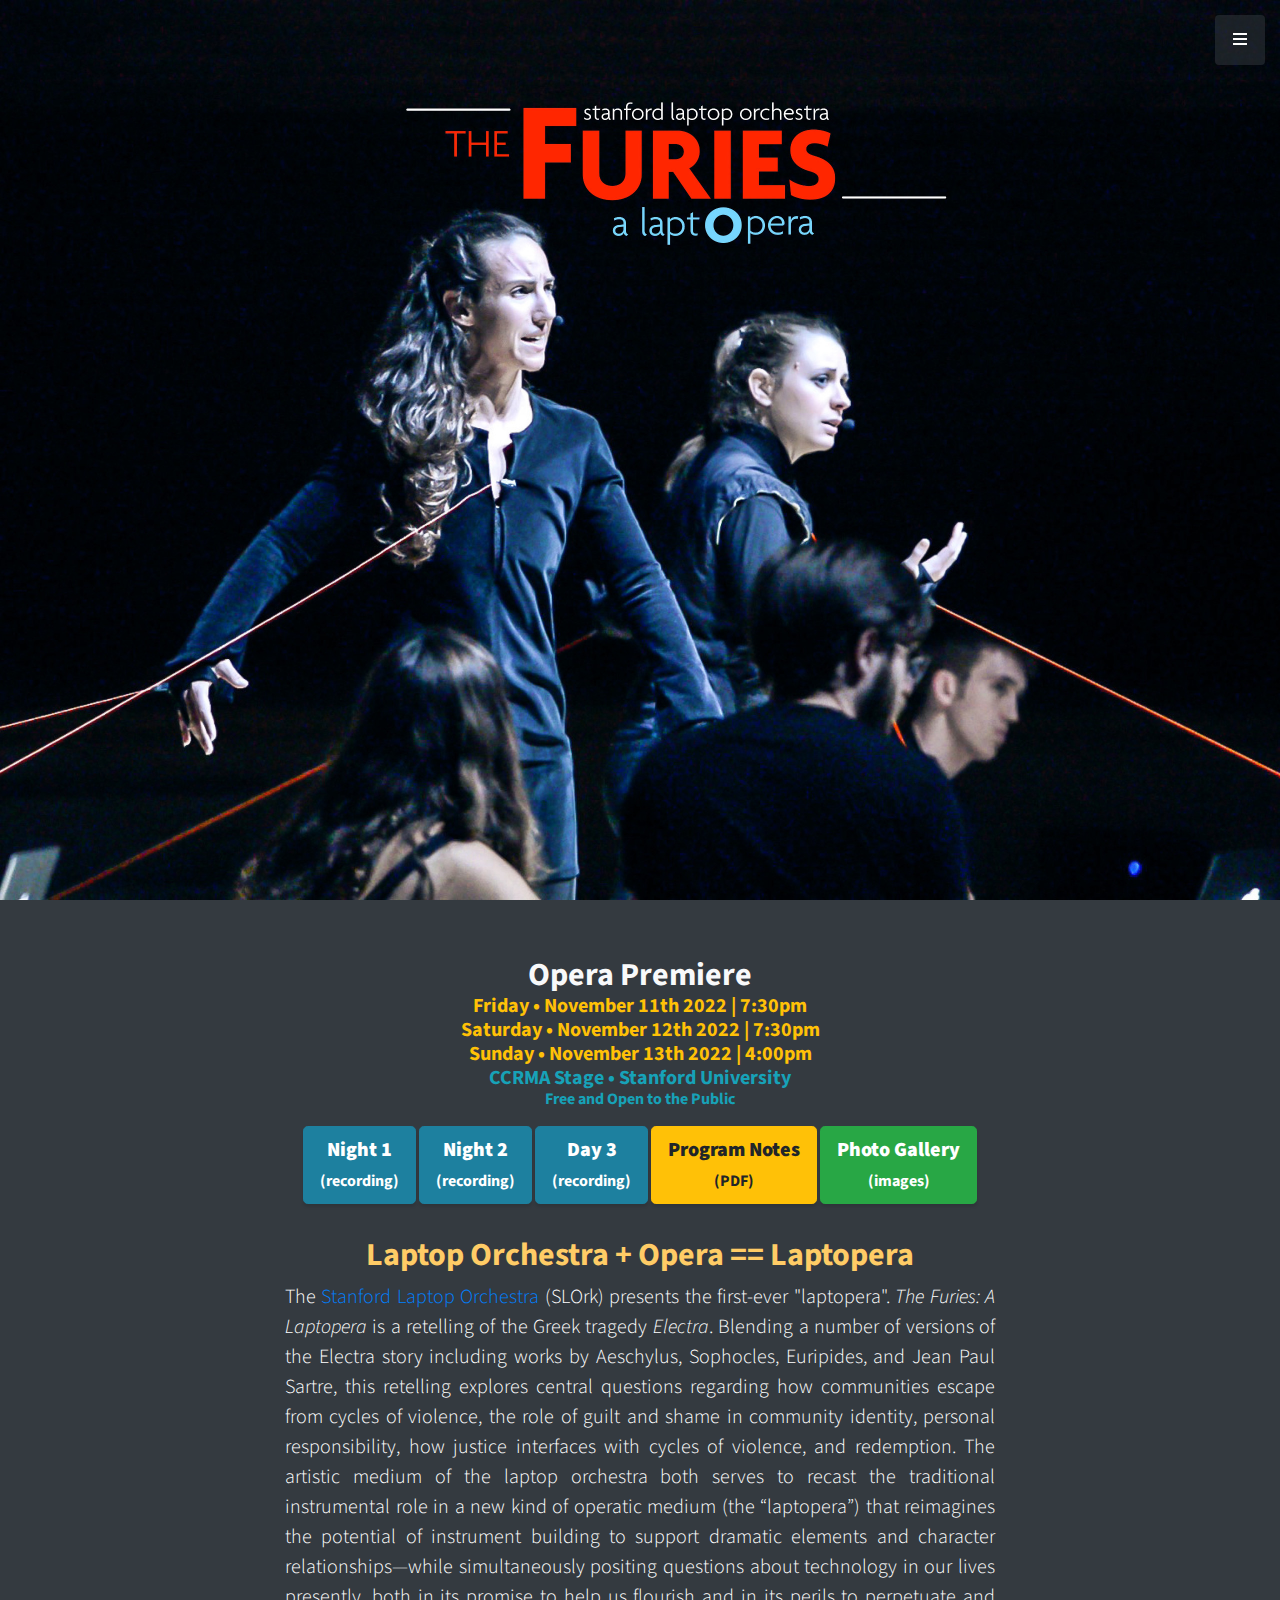
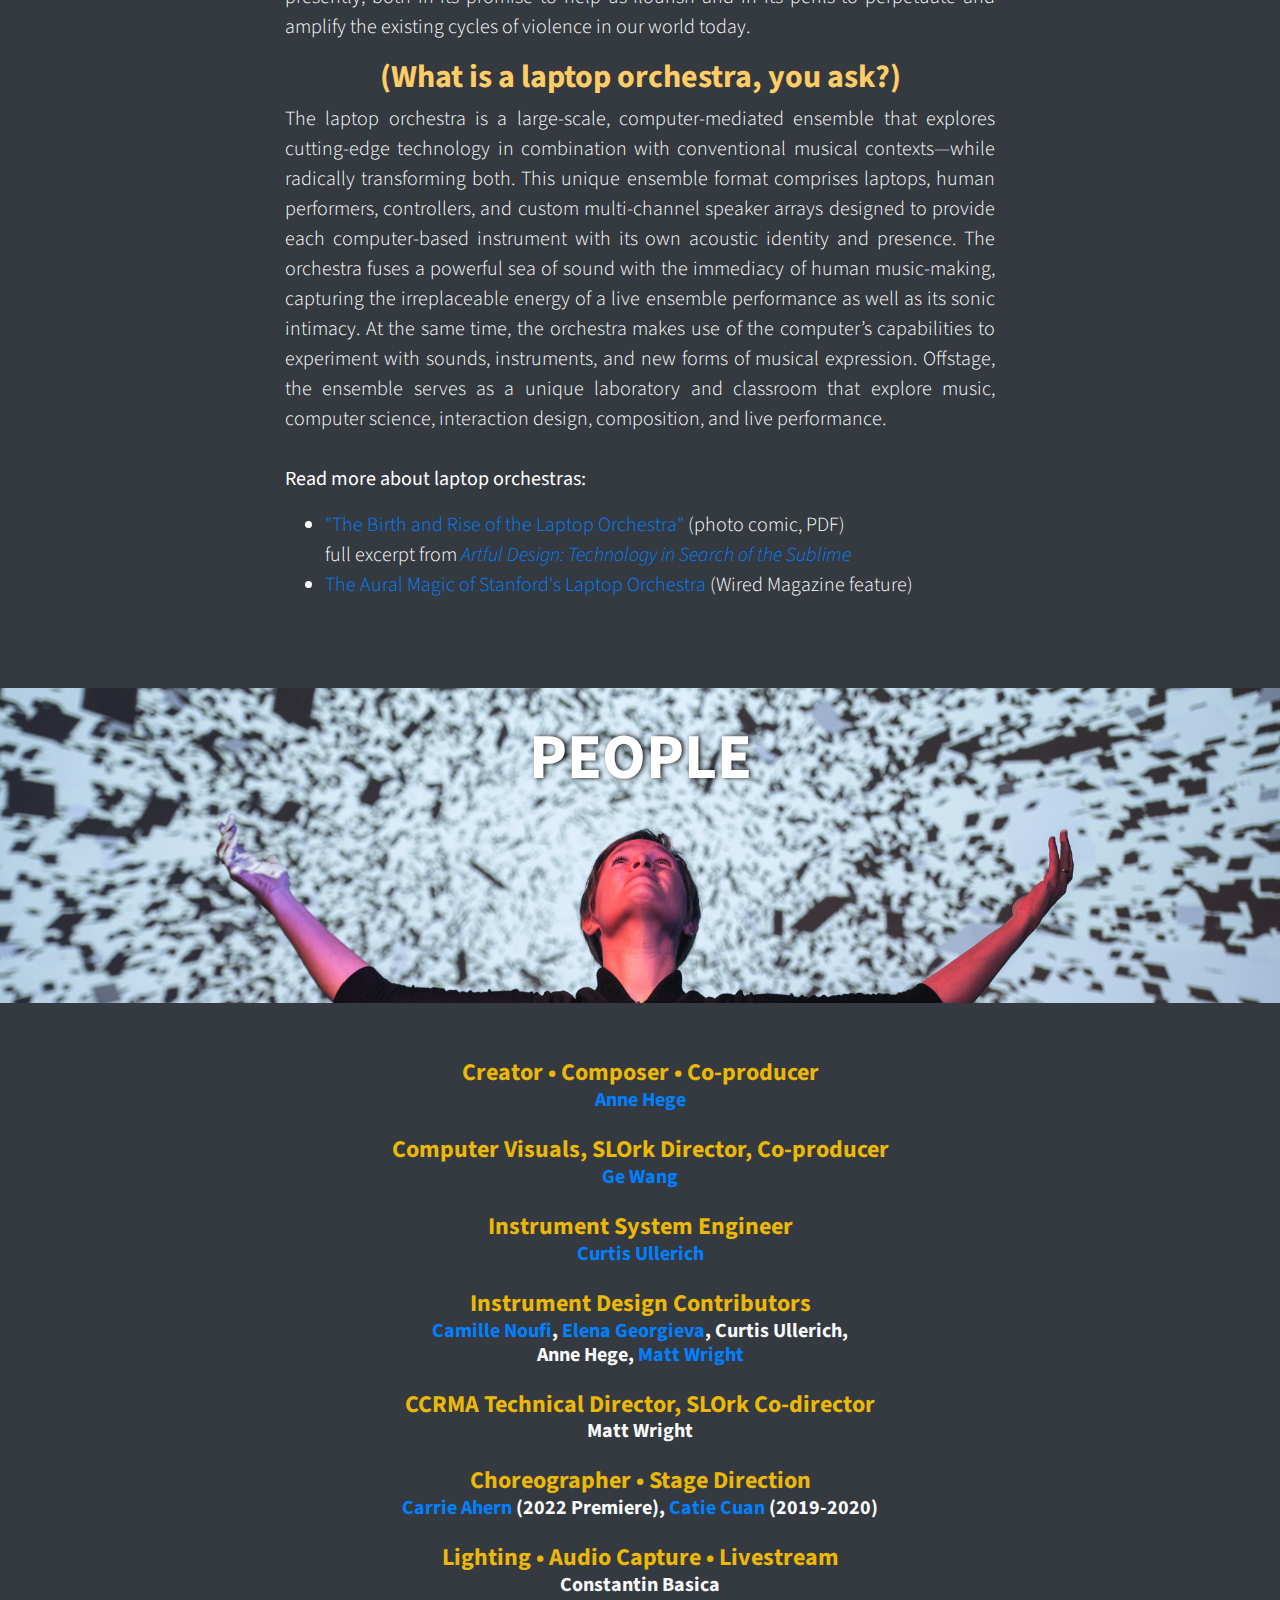
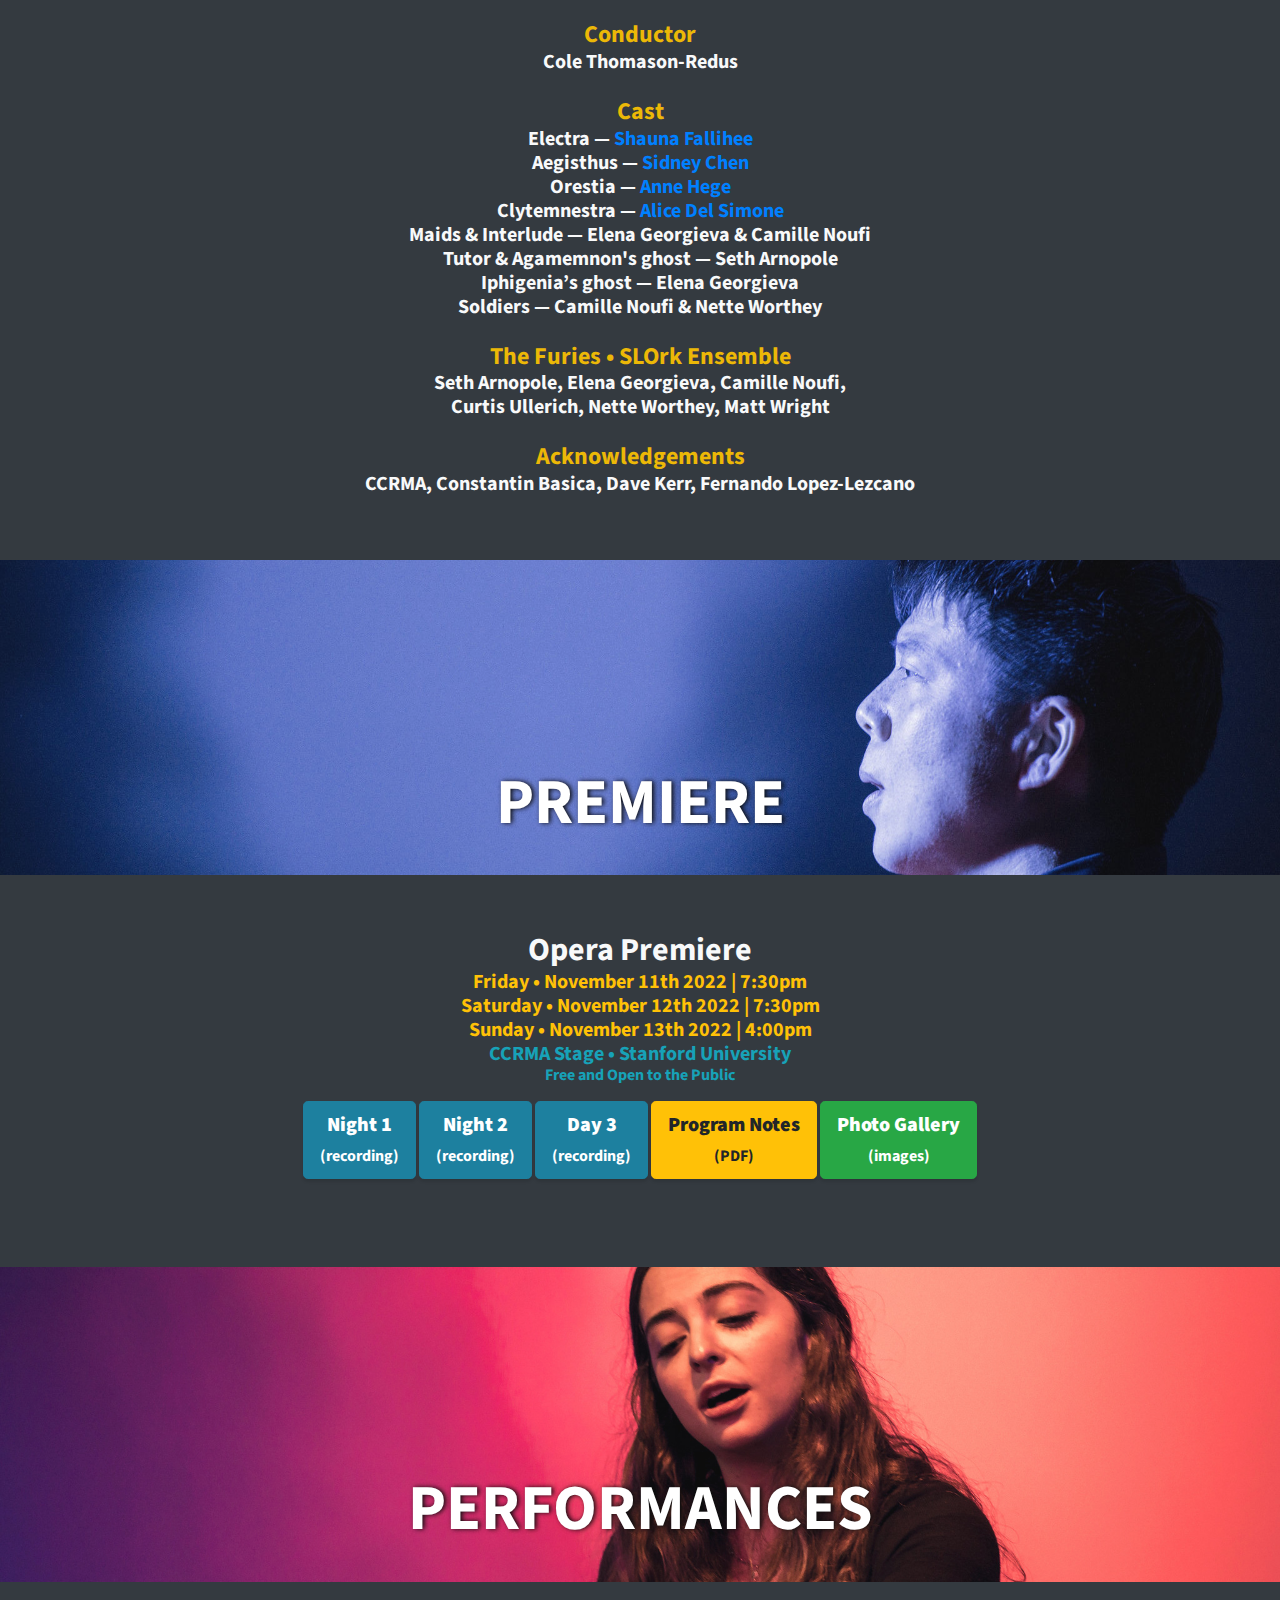
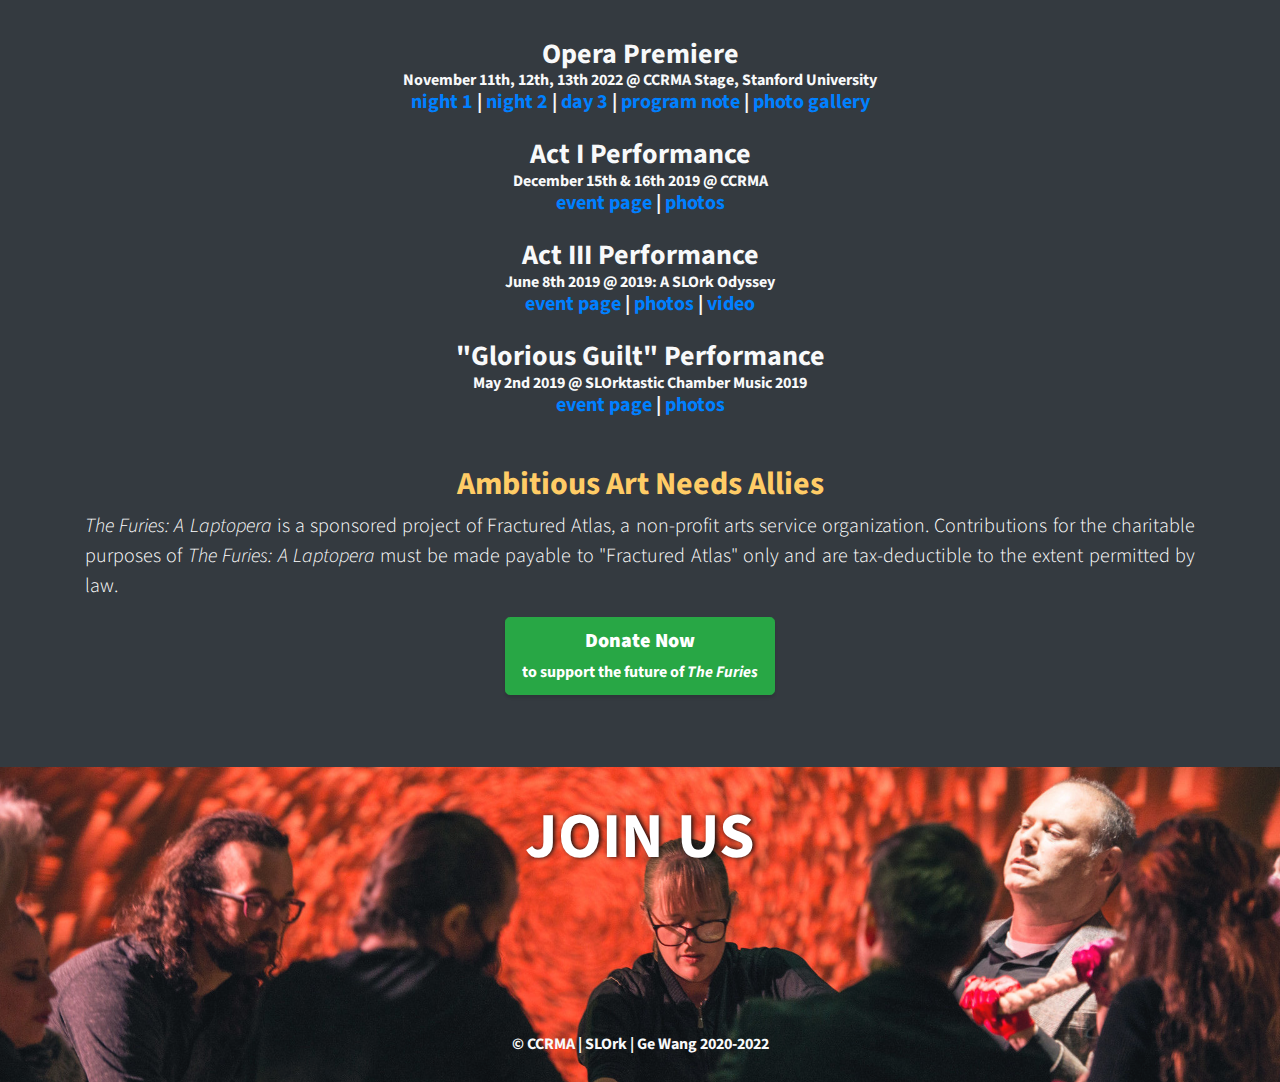
<file: index.html>
<!DOCTYPE html>
<html lang="en">

  <head>

    <meta charset="utf-8">

    <meta name="viewport" content="width=device-width, initial-scale=1, shrink-to-fit=no">
    <meta name="description" content="The Furies: A Laptopera | Stanford Laptop Orchestra">
    <meta name="author" content="Ge Wang">
    <meta property="og:url" content="http://laptopera.org/" />
    <meta property="og:type" content="website" />
    <meta property="og:title" content="The Furies: A Laptopera | Stanford Laptop Orchestra" />
    <meta property="og:description" content="A Laptop Orchestra Opera—based on the Greek tragedy Electra" />
    <meta property="og:image" content="http://laptopera.org/images/laptopera-1.jpg" />
    <meta property="fb:app_id" content="966242223397117" /> <!--default app id-->

    <style>
      .bgimg-anne {
        position: relative;
        opacity: .95;
        background-position: center;
        background-size: cover;
        background-image: url("images/laptopera-act1-5.jpg");
        min-height: 35%;
      }

      .bgimg-camille {
        position: relative;
        opacity: .95;
        background-position: center;
        background-size: cover;
        background-image: url("images/laptopera-aegisthus-1a.jpg");
        min-height: 35%;
      }

      .bgimg-sid {
        position: relative;
        opacity: .95;
        background-position: center;
        background-size: cover;
        /*background-image: url("images/laptopera-shhhh-1a.jpg");*/
        background-image: url("images/laptopera-act1-1.jpg");
        min-height: 35%;
      }

      .bgimg-rope {
        position: relative;
        opacity: .95;
        background-position: center;
        background-size: cover;
        background-image: url("images/laptopera-rope-9a.jpg");
        min-height: 35%;
      }

      .caption-people {
        position: absolute;
        left: 0%;
        top: 10%;
        width: 100%;
        text-align: center;
        color: #000;
      }

      .caption-performances {
        position: absolute;
        left: 0%;
        top: 65%;
        width: 100%;
        text-align: center;
        color: #000;
      }

      .caption-footer {
        position: absolute;
        left: 0%;
        top: 85%;
        width: 100%;
        text-align: center;
        color: #000;
      }

      .shadow-this {
          text-color: white;
          text-shadow: 2px 0px 5px black;
      }

      hr {
        background-color: white;
        color: white;
      }
  </style>

    <title>Furies: A Laptopera | Stanford Laptop Orchestra</title>

    <!-- Bootstrap Core CSS -->
    <link href="vendor/bootstrap/css/bootstrap.min.css" rel="stylesheet">

    <!-- Custom Fonts -->
    <link href="vendor/fontawesome-free/css/all.min.css" rel="stylesheet" type="text/css">
    <link href="https://fonts.googleapis.com/css?family=Source+Sans+Pro:300,400,700,300italic,400italic,700italic" rel="stylesheet" type="text/css">
    <link href="vendor/simple-line-icons/css/simple-line-icons.css" rel="stylesheet">

    <!-- Custom CSS -->
    <link href="css/stylish-portfolio.css" rel="stylesheet">

  </head>

  <body id="page-top">

    <!-- Navigation -->
    <a class="menu-toggle rounded" href="#">
      <i class="fas fa-bars"></i>
    </a>
    <nav id="sidebar-wrapper">
      <ul class="sidebar-nav">
        <li class="sidebar-brand">
          <a class="js-scroll-trigger" href="#page-top">The Furies</a>
        </li>
        <li class="sidebar-nav-item">
          <a class="js-scroll-trigger" href="#page-top">Home</a>
        </li>
        <li class="sidebar-nav-item">
          <a class="js-scroll-trigger" href="#about">About</a>
        </li>
        <li class="sidebar-nav-item">
          <a class="js-scroll-trigger" href="#people">People</a>
        </li>
        <li class="sidebar-nav-item">
          <a class="js-scroll-trigger" href="#performances">Performances</a>
        </li>
      </ul>
    </nav>

    <!-- Header -->
    <header class="masthead d-flex">
      <div class="container text-center my-auto mb-10">
        <!--<h1 class="mb-1">title</h1>
        <h3 class="mb-5">
          <em>subtitle</em>
        </h3>-->
        <!--<a class="btn btn-primary btn-xl js-scroll-trigger" href="#about">Find Out More</a>-->
      </div>
      <div class="overlay my-auto">
      </div>
    </header>

    <!-- About -->
    <section class="content-section bg-dark" id="about">
        <div class="container mb-3 text-center">
            <h2 class="text-light mb-0">Opera Premiere</h2>
            <h5 class="mb-0 text-warning">Friday • November 11th 2022 | 7:30pm</h5>
            <h5 class="text-warning mb-0">Saturday • November 12th 2022 | 7:30pm</h5>
            <h5 class="text-warning mb-0">Sunday • November 13th 2022 | 4:00pm</h5>
            <h5 class="text-info mb-0">CCRMA Stage • Stanford University</h5>
            <h6 class="text-info mb-3">Free and Open to the Public</h6>
            <div class="container mb-3 text-center">
            <center>
              <!--
              <a class="btn btn-success btn-lg mb-3" href="https://ccrma.stanford.edu/events/furies-laptopera">
              <b>In-person Tickets</b><br>
              <font size="3">(free reservations)</font></a>
              <a class="btn btn-primary btn-lg mb-3" href="https://ccrma.stanford.edu/live/slork/">
              <b>Live Stream</b><br>
              <font size="3">(free)</font></a>

            -->

              <a class="btn btn-primary btn-lg mb-3" target="_blank" href="https://vimeo.com/717188488#t=11m02s">
              <b>Night 1</b><br>
              <font size="3">(recording)</font></a>
              <a class="btn btn-primary btn-lg mb-3" target="_blank" href="https://vimeo.com/770128549#t=12m46s">
              <b>Night 2</b><br>
              <font size="3">(recording)</font></a>
              <a class="btn btn-primary btn-lg mb-3" target="_blank" href="https://vimeo.com/770345919#t=5m59s">
              <b>Day 3</b><br>
              <font size="3">(recording)</font></a>
              <a class="btn btn-warning btn-lg mb-3" target="_blank" href="https://slork.stanford.edu/events/2022/laptopera/2022-the-furies.pdf">
              <b>Program Notes</b><br>
              <font size="3">(PDF)</font></a>
              <a class="btn btn-success btn-lg mb-3" target="_blank" href="https://www.flickr.com/photos/gewang/albums/72177720304144089">
              <b>Photo Gallery</b><br>
              <font size="3">(images)</font></a>
            </center>
        </div>

      <div class="container text-center">
        <div class="row">

          <div class="col-lg-8 mx-auto">
            <font color="#FFCC66">
            <h2>Laptop Orchestra + Opera == Laptopera</h2>
            </font>
            <p class="lead" align="justify">
              <font color="white">
              The <a target="_blank" href="http://slork.stanford.edu/">Stanford Laptop Orchestra</a> (SLOrk) presents the first-ever "laptopera".  <i>The Furies: A Laptopera</i> is a retelling of the Greek tragedy <i>Electra</i>. Blending a number of versions of the Electra story including works by Aeschylus, Sophocles, Euripides, and Jean Paul Sartre, this retelling explores central questions regarding how communities escape from cycles of violence, the role of guilt and shame in community identity, personal responsibility, how justice interfaces with cycles of violence, and redemption. The artistic medium of the laptop orchestra both serves to recast the traditional instrumental role in a new kind of operatic medium (the “laptopera”) that reimagines the potential of instrument building to support dramatic elements and character relationships—while simultaneously positing questions about technology in our lives presently, both in its promise to help us flourish and in its perils to perpetuate and amplify the existing cycles of violence in our world today.</p>
            </font>

            <font color="#FFCC66">
            <h2>(What is a laptop orchestra, you ask?)</h2>
            </font>
            <p class="lead" align="justify">
              <font color="white">
              The laptop orchestra is a large-scale, computer-mediated ensemble that explores cutting-edge technology in combination with conventional musical contexts—while radically transforming both. This unique ensemble format comprises laptops, human performers, controllers, and custom multi-channel speaker arrays designed to provide each computer-based instrument with its own acoustic identity and presence. The orchestra fuses a powerful sea of sound with the immediacy of human music-making, capturing the irreplaceable energy of a live ensemble performance as well as its sonic intimacy. At the same time, the orchestra makes use of the computer’s capabilities to experiment with sounds, instruments, and new forms of musical expression. Offstage, the ensemble serves as a unique laboratory and classroom that explore music, computer science, interaction design, composition, and live performance.
              <br><br>
              <b>Read more about laptop orchestras:</b>
              <ul class="lead" align="left">
              <li><a target="_blank" href="https://artful.design/stuff/samples/laptop-orchestra.pdf">"The Birth and Rise of the Laptop Orchestra"</a> (photo comic, PDF)<br>full excerpt from <a target="_blank" href="https://artful.design/"><i>Artful Design: Technology in Search of the Sublime</i></a>
              <li><a target="_blank" href="https://www.wired.com/story/stanford-laptop-orchestra-tenth-anniversary-concert/">The Aural Magic of Stanford's Laptop Orchestra</a> (Wired Magazine feature)</a> 
              </ul>
            </font></p>

            </div>
        </div>
      </div>
    </section>


    <!-- PEOPLE -->
    <div class="bgimg-anne" id="people">
      <div class="caption-people">
      <font color="white"><h1 class="shadow-this">PEOPLE</h1></font>
      </div>
    </div>
    <!-- PEOPLE -->
    <section class="content-section bg-dark text-black text-center">

      <div class="container text-center">
        <div class="row">
          <div class="col-lg-8 mx-auto">

            <h4 class="text-secondary mb-0">Creator • Composer • Co-producer</h4>
            <h5 class="text-light"><a target="_blank" href="http://www.annehege.com/">Anne Hege</a></h5>

            <h4 class="text-secondary mt-4 mb-0">Computer Visuals, SLOrk Director, Co-producer</h4>
            <h5 class="text-light"><a target="_blank" href="https://ccrma.stanford.edu/~ge/">Ge Wang</a></h5>

            <h4 class="text-secondary mt-4 mb-0">Instrument System Engineer</h4>
            <h5 class="text-light mb-0"><a target="_blank" href="https://www.curtisullerich.com/">Curtis Ullerich</h5>

            <h4 class="text-secondary mt-4 mb-0">Instrument Design Contributors</h4>
            <h5 class="text-light mb-0"><a target="_blank" href="http://camillenoufi.com/">Camille Noufi</a>,
            <a target="_blank" href="https://ccrma.stanford.edu/~egeorgie/">Elena Georgieva</a>, Curtis Ullerich,<br>Anne Hege,
            <a target="_blank" href="https://ccrma.stanford.edu/~matt/">Matt Wright</a></h5>

            <h4 class="text-secondary mt-4 mb-0">CCRMA Technical Director, SLOrk Co-director</h4>
            <h5 class="text-light">Matt Wright</h5>

            <h4 class="text-secondary mt-4 mb-0">Choreographer • Stage Direction</h4>
            <h5 class="text-light"><a target="_blank" href="https://www.carrieahern.com/">Carrie Ahern</a> (2022 Premiere),  <a target="_blank" href="http://www.catiecuan.com/">Catie Cuan</a> (2019-2020)</h5>

            <h4 class="text-secondary mt-4 mb-0">Lighting • Audio Capture • Livestream</h5>
            <h5 class="text-light">Constantin Basica</h4>

            <h4 class="text-secondary mt-4 mb-0">Conductor</h5>
            <h5 class="text-light">Cole Thomason-Redus</h4>
 
            <h4 class="text-secondary mt-4 mb-0">Cast</h5>
            <h5 class="text-light mb-0">Electra — <a target="_blank" href="https://www.shaunabethfallihee.com/">Shauna Fallihee</a></h5>
            <h5 class="text-light mb-0">Aegisthus — <a target="_blank" href="https://www.sidneychenarts.com/">Sidney Chen</a></h5>
            <h5 class="text-light mb-0">Orestia — <a target="_blank" href="https://www.annehege.com/">Anne Hege</a></h5>
            <h5 class="text-light mb-0">Clytemnestra — <a target="_blank" href="https://alicedelsimone.com/">Alice Del Simone</a></h5>
            <h5 class="text-light mb-0">Maids &amp; Interlude — Elena Georgieva &amp; Camille Noufi</h5>
            <h5 class="text-light mb-0">Tutor &amp; Agamemnon's ghost — Seth Arnopole</h5>
            <h5 class="text-light mb-0">Iphigenia’s ghost — Elena Georgieva</h5>
            <h5 class="text-light mb-0">Soldiers — Camille Noufi &amp; Nette Worthey</h5>

            <h4 class="text-secondary mt-4 mb-0">The Furies • SLOrk Ensemble </h4>
            <h5 class="text-light">Seth Arnopole, Elena Georgieva, Camille Noufi,<br>Curtis Ullerich, Nette Worthey, Matt Wright</h5>

            <h4 class="text-secondary mt-4 mb-0">Acknowledgements</h4>
            <h5 class="text-light">CCRMA, Constantin Basica, Dave Kerr, Fernando Lopez-Lezcano</h5>

        </div></div>
      </div>
    </section>

<!--
    <div class="bgimg-1">
      <div class="caption-projects">
      <font color="white"><h1 class="shadow-this">PROJECTS</h1></font>
      </div>
    </div>
-->

      <!-- PERFORMANCES -->
      <div class="bgimg-camille" id="performances">
        <div class="caption-performances">
        <font color="white"><h1 class="shadow-this">PREMIERE</h1></font>
        </div>
      </div>
      <section class="content-section bg-dark">
      <div class="container text-center">


        <div class="row">
          <div class="col-lg-8 mx-auto">
    
            <h2 class="text-light mb-0">Opera Premiere</h2>
            <h5 class="mb-0 text-warning">Friday • November 11th 2022 | 7:30pm</h5>
            <h5 class="text-warning mb-0">Saturday • November 12th 2022 | 7:30pm</h5>
            <h5 class="text-warning mb-0">Sunday • November 13th 2022 | 4:00pm</h5>
            <h5 class="text-info mb-0">CCRMA Stage • Stanford University</h5>
            <h6 class="text-info mb-3">Free and Open to the Public</h6>
            <div class="container mb-3 text-center">
            <center>
              <a class="btn btn-primary btn-lg mb-3" target="_blank" href="https://vimeo.com/717188488#t=11m02s">
              <b>Night 1</b><br>
              <font size="3">(recording)</font></a>
              <a class="btn btn-primary btn-lg mb-3" target="_blank" href="https://vimeo.com/770128549#t=12m46s">
              <b>Night 2</b><br>
              <font size="3">(recording)</font></a>
              <a class="btn btn-primary btn-lg mb-3" target="_blank" href="https://vimeo.com/770345919#t=5m59s">
              <b>Day 3</b><br>
              <font size="3">(recording)</font></a>
              <a class="btn btn-warning btn-lg mb-3" target="_blank" href="https://slork.stanford.edu/events/2022/laptopera/2022-the-furies.pdf">
              <b>Program Notes</b><br>
              <font size="3">(PDF)</font></a>
              <a class="btn btn-success btn-lg mb-3" target="_blank" href="https://www.flickr.com/photos/gewang/albums/72177720304144089">
              <b>Photo Gallery</b><br>
              <font size="3">(images)</font></a>  
            </center>
            </div>

          </div>
        </div>
    </section>

          <!-- PERFORMANCES -->
      <div class="bgimg-sid" id="history">
        <div class="caption-performances">
        <font color="white"><h1 class="shadow-this">PERFORMANCES</h1></font>
        </div>
      </div>
      <section class="content-section bg-dark">
      <div class="container text-center">

            <!--<font color="white"><hr width="35%"></font>-->

            <h3 class="text-light mt-0 mb-0">Opera Premiere</h3>
            <h6 class="mb-0 text-light">November 11th, 12th, 13th 2022 @ CCRMA Stage, Stanford University</h6>
            <h5 class="mb-0 text-light"><a target="_blank" href="https://vimeo.com/717188488#t=11m02s">night 1</a> | 
            <a target="_blank" href="https://vimeo.com/770128549#t=12m46s">night 2</a> | 
            <a target="_blank" href="https://vimeo.com/770345919#t=5m59s">day 3</a> | 
            <a target="_blank" href="https://slork.stanford.edu/events/2022/laptopera/2022-the-furies.pdf">program note</a> |
            <a target="_blank" href="https://www.flickr.com/photos/gewang/albums/72177720304144089">photo gallery</a></h5>

            <br>
            <h3 class="text-light mt-0 mb-0">Act I Performance</h3>
            <h6 class="mb-0 text-light">December 15th & 16th 2019 @ CCRMA</h6>
            <h5 class="mb-0 text-light"><a target="_blank" href="http://slork.stanford.edu/events/2019/fall/">event page</a> | <a target="_blank" href="https://www.flickr.com/photos/gewang/albums/72157712154294231">photos</a></h5>

            <br>
            <h3 class="text-light mb-0">Act III Performance</h3>
            <h6 class="mb-0 text-light">June 8th 2019 @ 2019: A SLOrk Odyssey</h6>
            <h5 class="mb-0 text-light"><a target="_blank" href="http://slork.stanford.edu/events/2019/spring/">event page</a> | <a target="_blank" href="https://www.flickr.com/photos/gewang/albums/72157709045291467">photos</a> | <a target="_blank" href="https://www.youtube.com/watch?v=NScHznvVxrw">video</a></h5>

            <!--
            <b><font color="white">video —</font> <a href="https://www.youtube.com/watch?v=NScHznvVxrw">Act III permiere (June 2019)</a></b><br>-->
            <!--
            <br>
            <div class="embed-responsive embed-responsive-16by9">
              <iframe class="embed-responsive-item" frameborder="1" src="https://www.youtube.com/embed/NScHznvVxrw?rel=0" allowfullscreen></iframe>
            </div>-->

            <br>
            <h3 class="text-light mb-0">"Glorious Guilt" Performance</h3>
            <h6 class="mb-0 text-light">May 2nd 2019 @ SLOrktastic Chamber Music 2019</h6>
            <h5 class="mb-0 text-light"><a target="_blank" href="http://slork.stanford.edu/events/2019/slorktastic/">event page</a> | <a target="_blank" href="https://www.flickr.com/photos/gewang/albums/72157706945073271">photos</a></h5>
            
            <br><br>
            <font color="#FFCC66">
            <h2>Ambitious Art Needs Allies</h2>
            <p class="lead" align="justify"><font color="white"><i>The Furies: A Laptopera</i> is a sponsored project of Fractured Atlas, a non-profit arts service organization. Contributions for the charitable purposes of <i>The Furies: A Laptopera</i> must be made payable to "Fractured Atlas" only and are tax-deductible to the extent permitted by law.</font></p>
            <a class="btn btn-success btn-lg mb-3" href="https://fundraising.fracturedatlas.org/the-furies-a-laptopera/general_support">
            <b>Donate Now</b><br>
            <font size="3">to support the future of <i>The Furies</i></font></a>

          </div>
        </div>
    </section>

    <!-- PERFORMANCES -->
    <div class="bgimg-rope mb-10">
        <div class="caption-people">
          <font color="white"><h1 class="shadow-this">JOIN US</h1></font>
        </div>
       <div class="caption-footer text-center">
        <p class="small mt-0 mb-0">
          <h6 class="text-light">&copy; CCRMA | SLOrk | Ge Wang 2020-2022</h6>
        </p>
      </div>
   </div>

    <!-- Footer
    <footer class="footer text-center mt-0 mb-0">
      <div class="container">
        <p class="text-muted small mt-0 mb-0">Copyright &copy; CCRMA | Ge Wang 2020</p>
      </div>
    </footer>
    -->

    <!-- Scroll to Top Button-->
    <a class="scroll-to-top rounded js-scroll-trigger" href="#page-top">
      <i class="fas fa-angle-up"></i>
    </a>

    <!-- Bootstrap core JavaScript -->
    <script src="vendor/jquery/jquery.min.js"></script>
    <script src="vendor/bootstrap/js/bootstrap.bundle.min.js"></script>

    <!-- Plugin JavaScript -->
    <script src="vendor/jquery-easing/jquery.easing.min.js"></script>

    <!-- Custom scripts for this template -->
    <script src="js/stylish-portfolio.min.js"></script>

  </body>

</html>
</file>
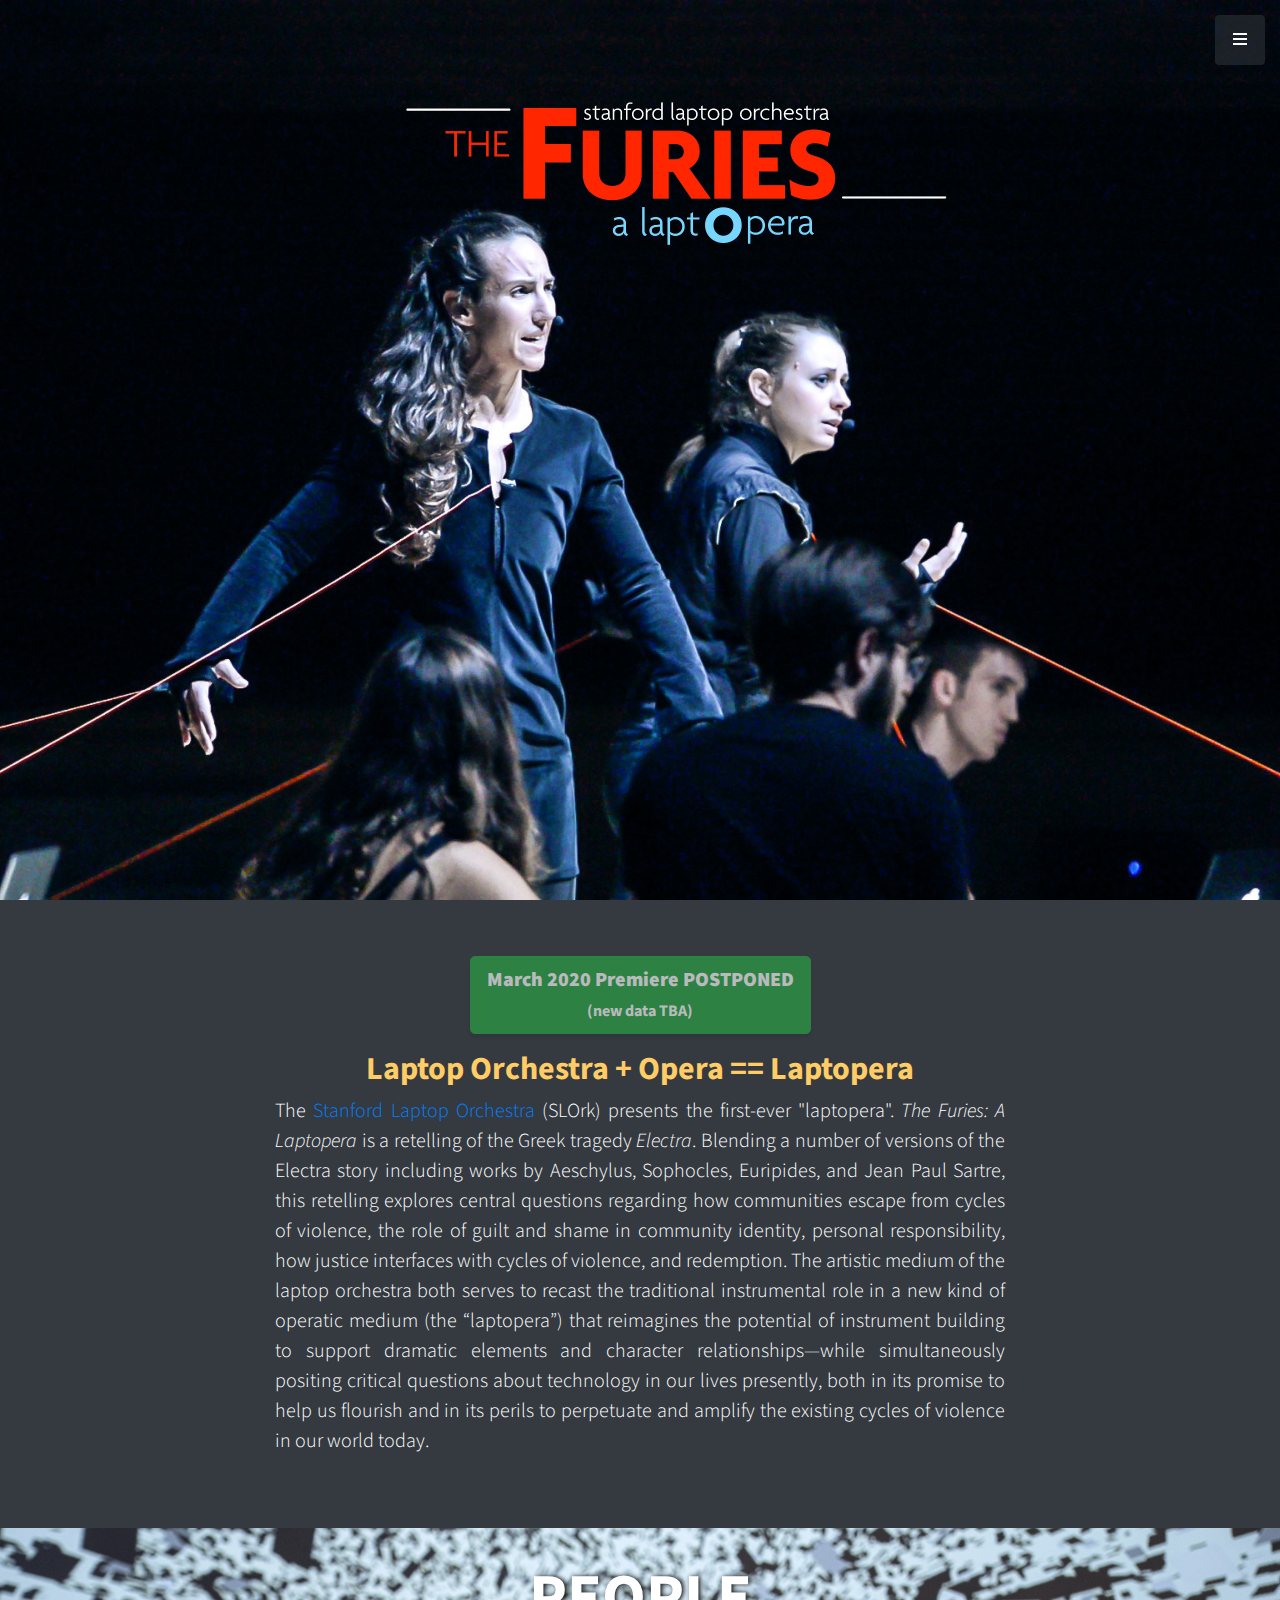
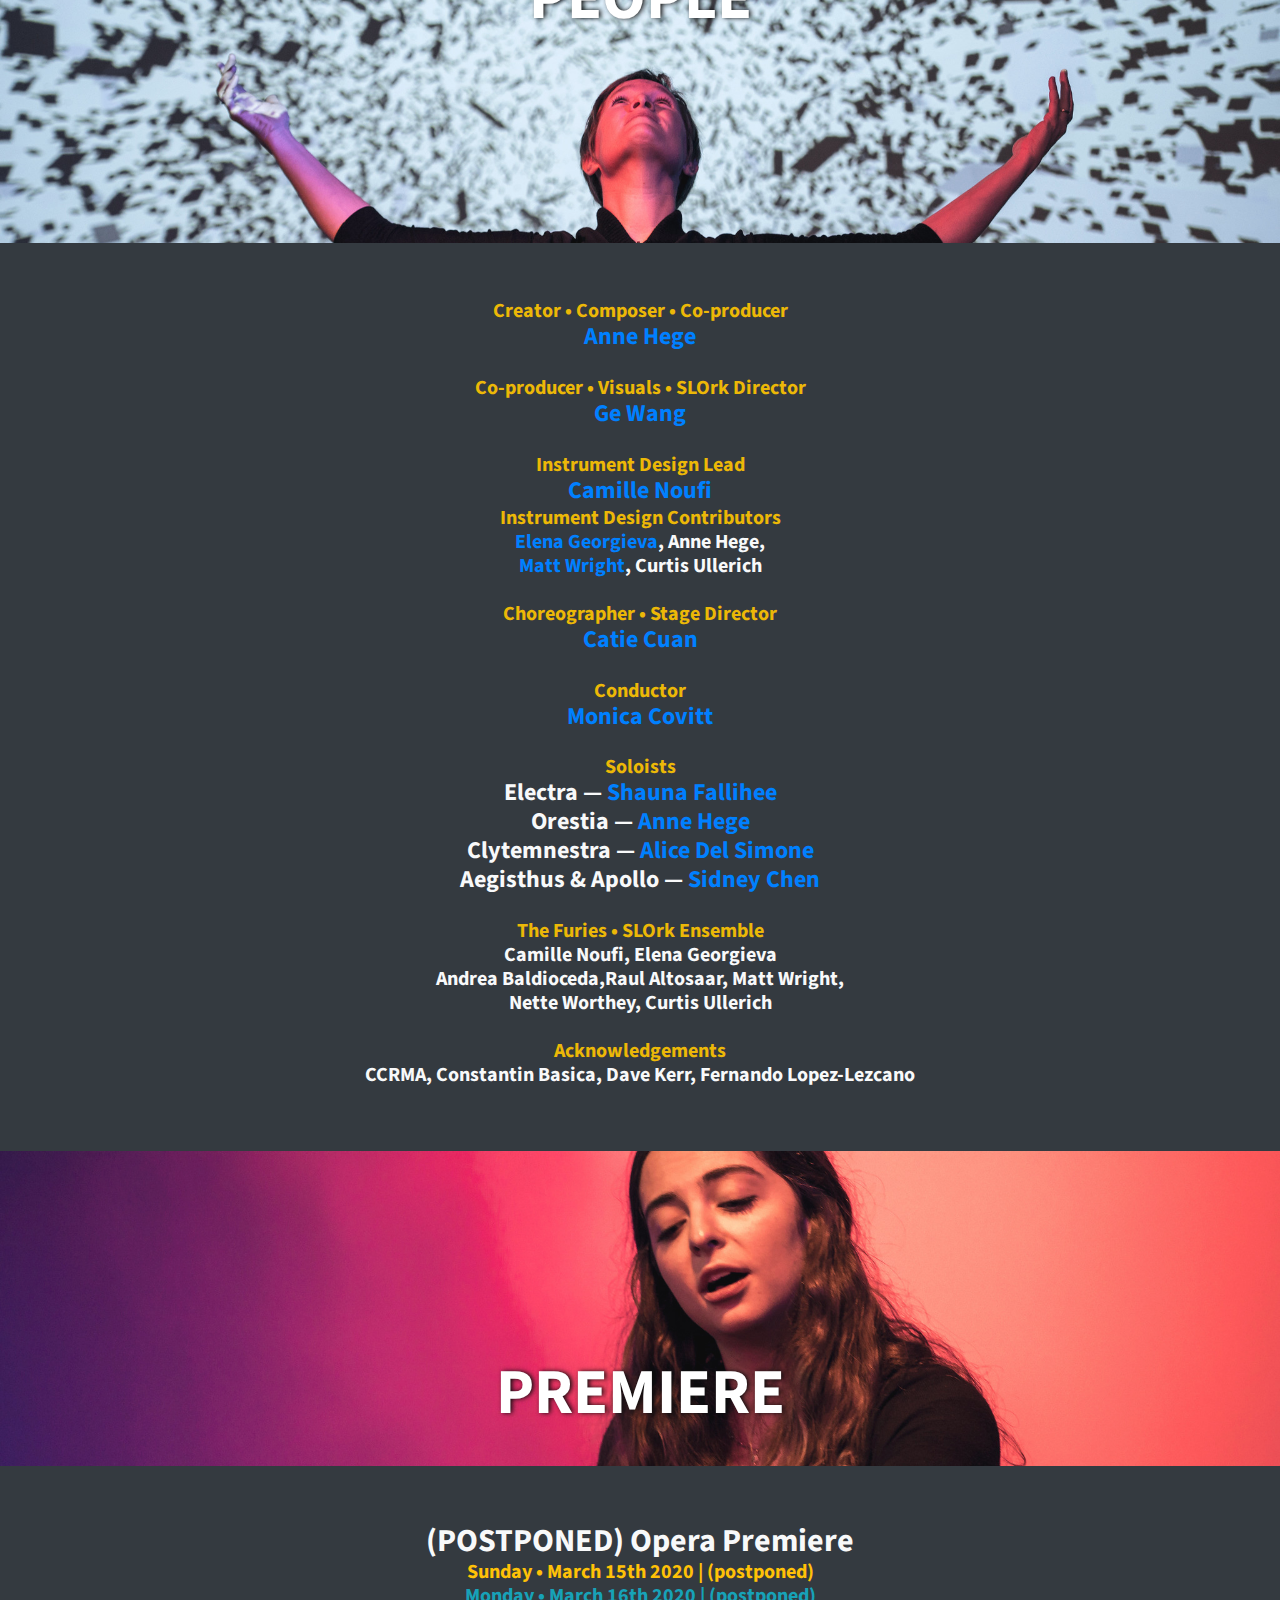
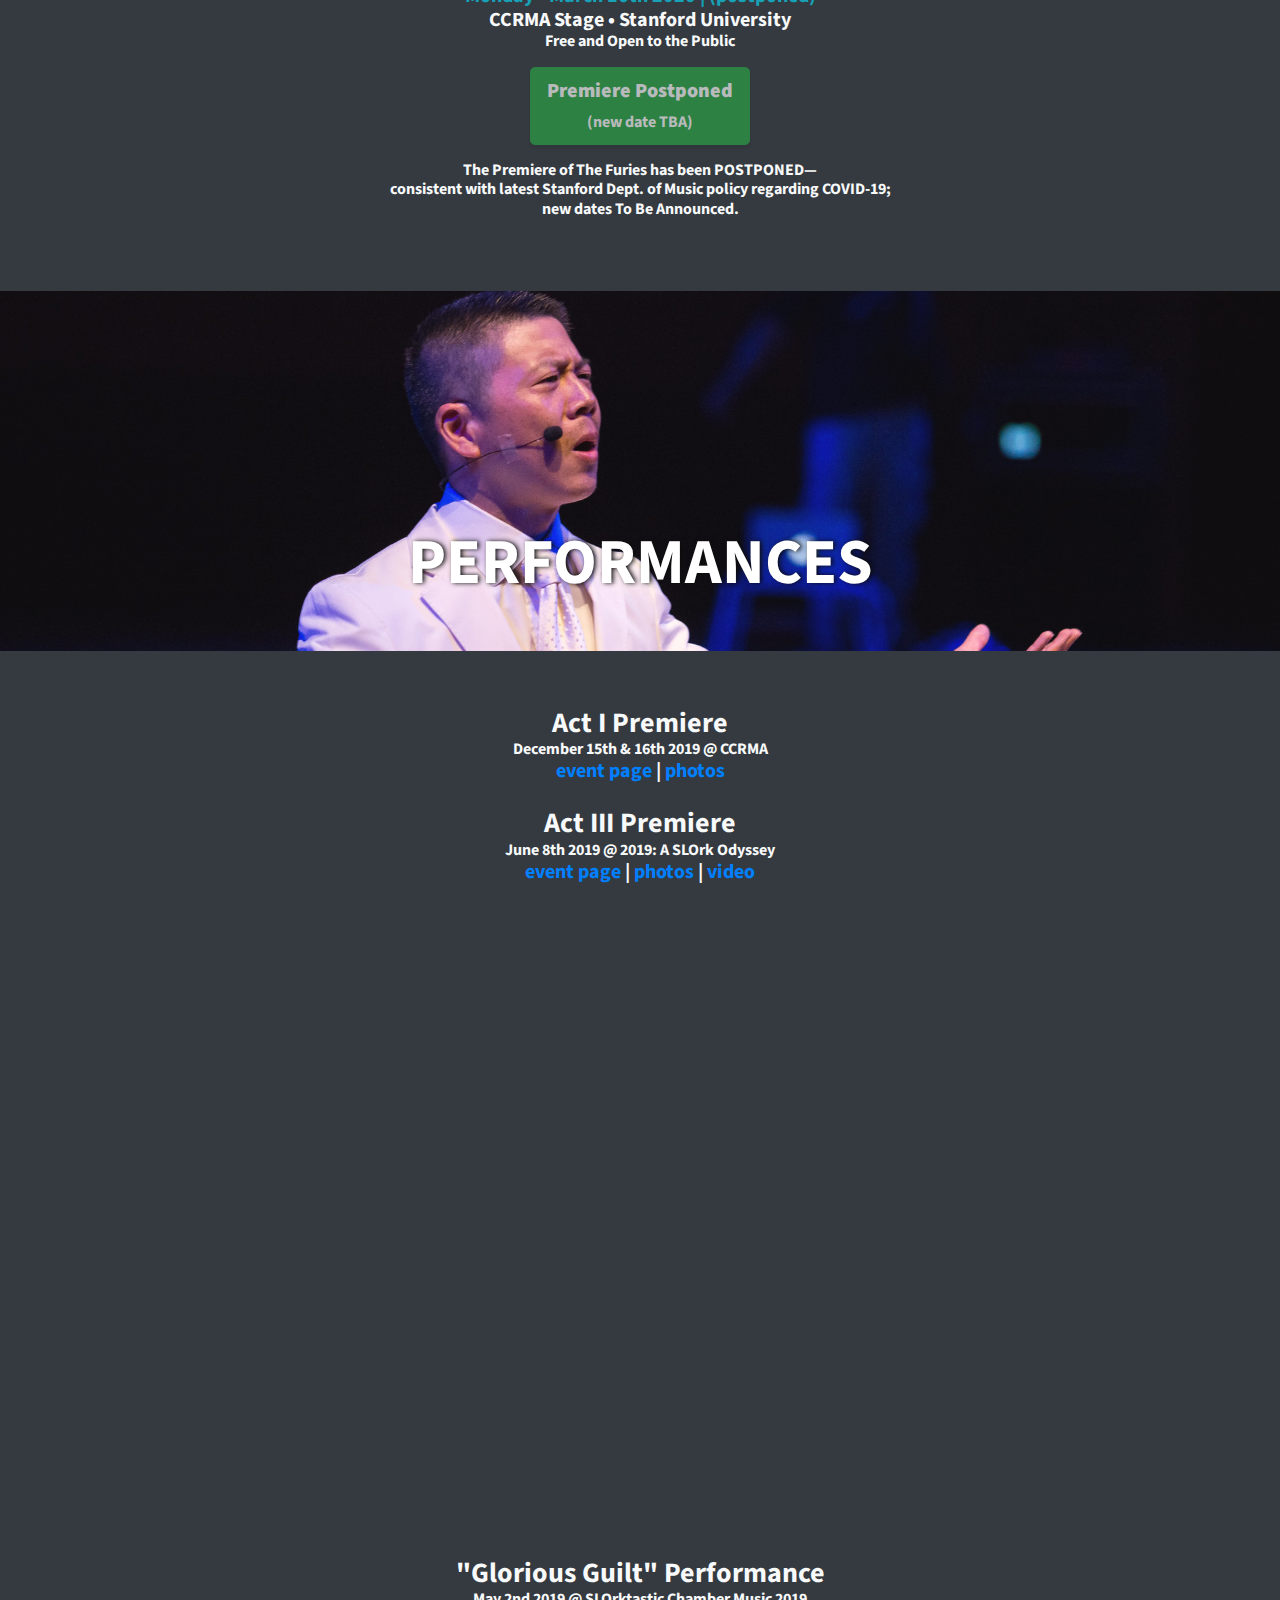
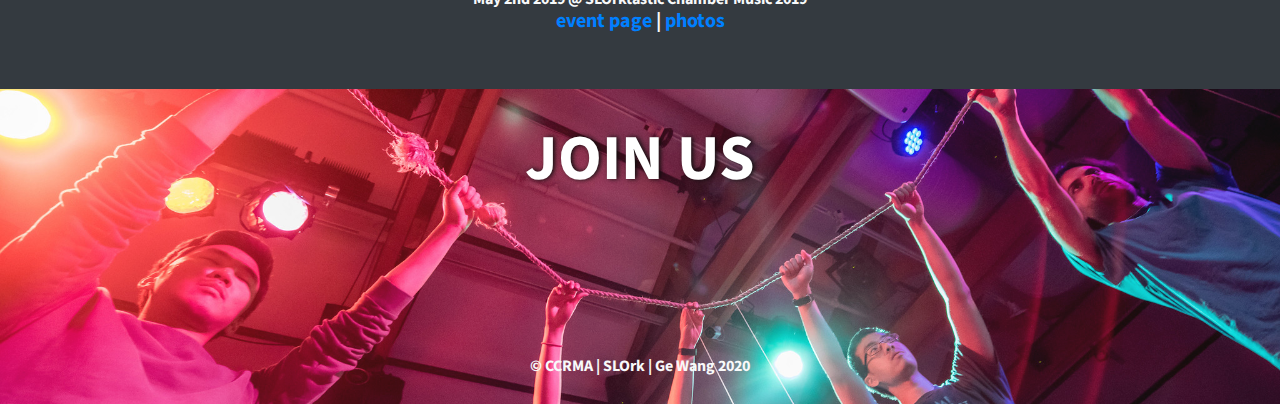
<file: index-2020.html>
<!DOCTYPE html>
<html lang="en">

  <head>

    <meta charset="utf-8">

    <meta name="viewport" content="width=device-width, initial-scale=1, shrink-to-fit=no">
    <meta name="description" content="The Furies: A Laptopera | Stanford Laptop Orchestra">
    <meta name="author" content="Ge Wang">
    <meta property="og:url" content="http://laptopera.org/" />
    <meta property="og:type" content="website" />
    <meta property="og:title" content="The Furies: A Laptopera | Stanford Laptop Orchestra" />
    <meta property="og:description" content="A Laptop Orchestra Opera—based on the Greek tragedy Electra" />
    <meta property="og:image" content="http://laptopera.org/images/laptopera-1.jpg" />
    <meta property="fb:app_id" content="966242223397117" /> <!--default app id-->

    <style>
      .bgimg-anne {
        position: relative;
        opacity: .95;
        background-position: center;
        background-size: cover;
        background-image: url("images/laptopera-act1-5.jpg");
        min-height: 35%;
      }

      .bgimg-camille {
        position: relative;
        opacity: .95;
        background-position: center;
        background-size: cover;
        background-image: url("images/laptopera-act1-1.jpg");
        min-height: 35%;
      }

      .bgimg-sid {
        position: relative;
        opacity: .95;
        background-position: center;
        background-size: cover;
        background-image: url("images/laptopera-apollo-3a.jpg");
        min-height: 40%;
      }

      .bgimg-rope {
        position: relative;
        opacity: .95;
        background-position: center;
        background-size: cover;
        background-image: url("images/laptopera-rope-1.jpg");
        min-height: 35%;
      }

      .caption-people {
        position: absolute;
        left: 0%;
        top: 10%;
        width: 100%;
        text-align: center;
        color: #000;
      }

      .caption-performances {
        position: absolute;
        left: 0%;
        top: 65%;
        width: 100%;
        text-align: center;
        color: #000;
      }

      .caption-footer {
        position: absolute;
        left: 0%;
        top: 85%;
        width: 100%;
        text-align: center;
        color: #000;
      }

      .shadow-this {
          text-color: white;
          text-shadow: 2px 0px 5px black;
      }

      hr {
        background-color: white;
        color: white;
      }
  </style>

    <title>Furies: A Laptopera | Stanford Laptop Orchestra</title>

    <!-- Bootstrap Core CSS -->
    <link href="vendor/bootstrap/css/bootstrap.min.css" rel="stylesheet">

    <!-- Custom Fonts -->
    <link href="vendor/fontawesome-free/css/all.min.css" rel="stylesheet" type="text/css">
    <link href="https://fonts.googleapis.com/css?family=Source+Sans+Pro:300,400,700,300italic,400italic,700italic" rel="stylesheet" type="text/css">
    <link href="vendor/simple-line-icons/css/simple-line-icons.css" rel="stylesheet">

    <!-- Custom CSS -->
    <link href="css/stylish-portfolio.css" rel="stylesheet">

  </head>

  <body id="page-top">

    <!-- Navigation -->
    <a class="menu-toggle rounded" href="#">
      <i class="fas fa-bars"></i>
    </a>
    <nav id="sidebar-wrapper">
      <ul class="sidebar-nav">
        <li class="sidebar-brand">
          <a class="js-scroll-trigger" href="#page-top">The Furies</a>
        </li>
        <li class="sidebar-nav-item">
          <a class="js-scroll-trigger" href="#page-top">Home</a>
        </li>
        <li class="sidebar-nav-item">
          <a class="js-scroll-trigger" href="#about">About</a>
        </li>
        <li class="sidebar-nav-item">
          <a class="js-scroll-trigger" href="#people">People</a>
        </li>
        <li class="sidebar-nav-item">
          <a class="js-scroll-trigger" href="#performances">Performances</a>
        </li>
      </ul>
    </nav>

    <!-- Header -->
    <header class="masthead d-flex">
      <div class="container text-center my-auto mb-10">
        <!--<h1 class="mb-1">title</h1>
        <h3 class="mb-5">
          <em>subtitle</em>
        </h3>-->
        <!--<a class="btn btn-primary btn-xl js-scroll-trigger" href="#about">Find Out More</a>-->
      </div>
      <div class="overlay my-auto">
      </div>
    </header>

    <!-- About -->
    <section class="content-section bg-dark" id="about">
        <div class="container mb-3 text-center">
          <center>
          <a class="btn btn-success btn-lg disabled" href="https://laptopera-2020-premiere.eventbrite.com">
          <b>March 2020 Premiere POSTPONED</b><br>
          <font size="3">(new data TBA)</font></a>
          <!--<a class="btn btn-success btn-lg" href="https://laptopera-2020-premiere.eventbrite.com">
          <b>RSVP here</b><br>
          <font size="3">(free and open to all)</font></a>-->
          </center>
        </div>

      <div class="container text-center">
        <div class="row">

          <div class="col-lg-8 mx-auto">
            <font color="#FFCC66">
            <h2>Laptop Orchestra + Opera == Laptopera</h2>
            </font>
            <p class="lead" align="justify">
              <font color="white">
              The <a target="_blank" href="http://slork.stanford.edu/">Stanford Laptop Orchestra</a> (SLOrk) presents the first-ever "laptopera".  <i>The Furies: A Laptopera</i> is a retelling of the Greek tragedy <i>Electra</i>. Blending a number of versions of the Electra story including works by Aeschylus, Sophocles, Euripides, and Jean Paul Sartre, this retelling explores central questions regarding how communities escape from cycles of violence, the role of guilt and shame in community identity, personal responsibility, how justice interfaces with cycles of violence, and redemption. The artistic medium of the laptop orchestra both serves to recast the traditional instrumental role in a new kind of operatic medium (the “laptopera”) that reimagines the potential of instrument building to support dramatic elements and character relationships—while simultaneously positing critical questions about technology in our lives presently, both in its promise to help us flourish and in its perils to perpetuate and amplify the existing cycles of violence in our world today.</p>
            </font>
          </div>
        </div>
      </div>
    </section>


    <!-- PEOPLE -->
    <div class="bgimg-anne" id="people">
      <div class="caption-people">
      <font color="white"><h1 class="shadow-this">PEOPLE</h1></font>
      </div>
    </div>
    <!-- PEOPLE -->
    <section class="content-section bg-dark text-black text-center">

      <div class="container text-center">
        <div class="row">
          <div class="col-lg-8 mx-auto">

            <h5 class="text-secondary mb-0">Creator • Composer • Co-producer</h5>
            <h4 class="text-light"><a target="_blank" href="http://www.annehege.com/">Anne Hege</a></h4>

            <h5 class="text-secondary mt-4 mb-0">Co-producer • Visuals • SLOrk Director</h5>
            <h4 class="text-light"><a target="_blank" href="https://ccrma.stanford.edu/~ge/">Ge Wang</a></h4>

            <h5 class="text-secondary mt-4 mb-0">Instrument Design Lead</h5>
            <h4 class="text-light mb-0"><a target="_blank" href="http://camillenoufi.com/">Camille Noufi</a></h4>

            <h5 class="text-secondary mt-0 mb-0">Instrument Design Contributors</h5>
            <h5 class="text-light mb-0"><a target="_blank" href="https://ccrma.stanford.edu/~egeorgie/">Elena Georgieva</a>, Anne Hege,<br>
            <a target="_blank" href="https://ccrma.stanford.edu/~matt/">Matt Wright</a>, Curtis Ullerich</h5>

            <h5 class="text-secondary mt-4 mb-0">Choreographer • Stage Director</h5>
            <h4 class="text-light"><a target="_blank" href="http://www.catiecuan.com/">Catie Cuan</a></h4>

            <h5 class="text-secondary mt-4 mb-0">Conductor</h5>
            <h4 class="text-light"><a target="_blank" href="http://www.monicacovitt.com/">Monica Covitt</a></h4>
 
            <h5 class="text-secondary mt-4 mb-0">Soloists</h5>
            <h4 class="text-light mb-0">Electra — <a target="_blank" href="http://www.shaunabethfallihee.com/">Shauna Fallihee</a></h4>
            <h4 class="text-light mb-0">Orestia — <a target="_blank" href="http://www.annehege.com/">Anne Hege</a></h4>
            <h4 class="text-light mb-0">Clytemnestra — <a target="_blank" href="https://www.piedmontchoirs.org/staff/alice-del-simone">Alice Del Simone</a></h4>
            <h4 class="text-light mb-0">Aegisthus &amp; Apollo — <a target="_blank" href="https://www.sidneychenarts.com/">Sidney Chen</a></h4>

            <h5 class="text-secondary mt-4 mb-0">The Furies • SLOrk Ensemble </h5>
            <h5 class="text-light">Camille Noufi, Elena Georgieva<br>
              Andrea Baldioceda,Raul Altosaar, Matt Wright,<br> Nette Worthey, Curtis Ullerich</h5>

            <h5 class="text-secondary mt-4 mb-0">Acknowledgements</h5>
            <h5 class="text-light">CCRMA, Constantin Basica, Dave Kerr, Fernando Lopez-Lezcano</h5>

        </div></div>
      </div>
    </section>

<!--
    <div class="bgimg-1">
      <div class="caption-projects">
      <font color="white"><h1 class="shadow-this">PROJECTS</h1></font>
      </div>
    </div>
-->

      <!-- PERFORMANCES -->
      <div class="bgimg-camille" id="performances">
        <div class="caption-performances">
        <font color="white"><h1 class="shadow-this">PREMIERE</h1></font>
        </div>
      </div>
      <section class="content-section bg-dark">
      <div class="container text-center">


        <div class="row">
          <div class="col-lg-8 mx-auto">
    
            <h2 class="text-light mb-0">(POSTPONED) Opera Premiere</h2>
            <h5 class="mb-0 text-warning">Sunday • March 15th 2020 | (postponed)</h5>
            <h5 class="text-info mb-0">Monday • March 16th 2020 | (postponed)</h5>
            <h5 class="text-light mb-0">CCRMA Stage • Stanford University</h5>
            <h6 class="text-light mb-3">Free and Open to the Public</h6>
            <div class="container mb-3 text-center">
            <center>
              <a class="btn btn-success btn-lg mb-3 disabled" href="https://laptopera-2020-premiere.eventbrite.com">
              <b>Premiere Postponed</b><br>
              <font size="3">(new date TBA)</font></a>
            <h6 class="text-light mb-0">The Premiere of The Furies has been POSTPONED—<br>consistent with latest Stanford Dept. of Music policy regarding COVID-19;<br>new dates To Be Announced.</h6>
              </center>
            </div>

          </div>
        </div>
    </section>

          <!-- PERFORMANCES -->
      <div class="bgimg-sid" id="history">
        <div class="caption-performances">
        <font color="white"><h1 class="shadow-this">PERFORMANCES</h1></font>
        </div>
      </div>
      <section class="content-section bg-dark">
      <div class="container text-center">

            <!--<font color="white"><hr width="35%"></font>-->

            <h3 class="text-light mt-0 mb-0">Act I Premiere</h3>
            <h6 class="mb-0 text-light">December 15th & 16th 2019 @ CCRMA</h6>
            <h5 class="mb-0 text-light"><a target="_blank" href="http://slork.stanford.edu/events/2019/fall/">event page</a> | <a target="_blank" href="https://www.flickr.com/photos/gewang/albums/72157712154294231">photos</a></h5>

            <br>
            <h3 class="text-light mb-0">Act III Premiere</h3>
            <h6 class="mb-0 text-light">June 8th 2019 @ 2019: A SLOrk Odyssey</h6>
            <h5 class="mb-0 text-light"><a target="_blank" href="http://slork.stanford.edu/events/2019/spring/">event page</a> | <a target="_blank" href="https://www.flickr.com/photos/gewang/albums/72157709045291467">photos</a> | <a target="_blank" href="https://www.youtube.com/watch?v=NScHznvVxrw">video</a></h5>

            <br>
            <!--
            <b><font color="white">video —</font> <a href="https://www.youtube.com/watch?v=NScHznvVxrw">Act III permiere (June 2019)</a></b><br>-->
            <div class="embed-responsive embed-responsive-16by9">
              <iframe class="embed-responsive-item" frameborder="1" src="https://www.youtube.com/embed/NScHznvVxrw?rel=0" allowfullscreen></iframe>
            </div>

            <br>
            <h3 class="text-light mb-0">"Glorious Guilt" Performance</h3>
            <h6 class="mb-0 text-light">May 2nd 2019 @ SLOrktastic Chamber Music 2019</h6>
            <h5 class="mb-0 text-light"><a target="_blank" href="http://slork.stanford.edu/events/2019/slorktastic/">event page</a> | <a target="_blank" href="https://www.flickr.com/photos/gewang/albums/72157706945073271">photos</a></h5>
            
          </div>
        </div>
    </section>

    <!-- PERFORMANCES -->
    <div class="bgimg-rope mb-10">
        <div class="caption-people">
          <font color="white"><h1 class="shadow-this">JOIN US</h1></font>
        </div>
       <div class="caption-footer text-center">
        <p class="small mt-0 mb-0">
          <h6 class="text-light">&copy; CCRMA | SLOrk | Ge Wang 2020</h6>
        </p>
      </div>
   </div>

    <!-- Footer
    <footer class="footer text-center mt-0 mb-0">
      <div class="container">
        <p class="text-muted small mt-0 mb-0">Copyright &copy; CCRMA | Ge Wang 2020</p>
      </div>
    </footer>
    -->

    <!-- Scroll to Top Button-->
    <a class="scroll-to-top rounded js-scroll-trigger" href="#page-top">
      <i class="fas fa-angle-up"></i>
    </a>

    <!-- Bootstrap core JavaScript -->
    <script src="vendor/jquery/jquery.min.js"></script>
    <script src="vendor/bootstrap/js/bootstrap.bundle.min.js"></script>

    <!-- Plugin JavaScript -->
    <script src="vendor/jquery-easing/jquery.easing.min.js"></script>

    <!-- Custom scripts for this template -->
    <script src="js/stylish-portfolio.min.js"></script>

  </body>

</html>
</file>
<file: vendor/simple-line-icons/css/simple-line-icons.css>
@font-face {
  font-family: 'simple-line-icons';
  src: url('../fonts/Simple-Line-Icons.eot?v=2.4.0');
  src: url('../fonts/Simple-Line-Icons.eot?v=2.4.0#iefix') format('embedded-opentype'), url('../fonts/Simple-Line-Icons.woff2?v=2.4.0') format('woff2'), url('../fonts/Simple-Line-Icons.ttf?v=2.4.0') format('truetype'), url('../fonts/Simple-Line-Icons.woff?v=2.4.0') format('woff'), url('../fonts/Simple-Line-Icons.svg?v=2.4.0#simple-line-icons') format('svg');
  font-weight: normal;
  font-style: normal;
}
/*
 Use the following CSS code if you want to have a class per icon.
 Instead of a list of all class selectors, you can use the generic [class*="icon-"] selector, but it's slower:
*/
.icon-user,
.icon-people,
.icon-user-female,
.icon-user-follow,
.icon-user-following,
.icon-user-unfollow,
.icon-login,
.icon-logout,
.icon-emotsmile,
.icon-phone,
.icon-call-end,
.icon-call-in,
.icon-call-out,
.icon-map,
.icon-location-pin,
.icon-direction,
.icon-directions,
.icon-compass,
.icon-layers,
.icon-menu,
.icon-list,
.icon-options-vertical,
.icon-options,
.icon-arrow-down,
.icon-arrow-left,
.icon-arrow-right,
.icon-arrow-up,
.icon-arrow-up-circle,
.icon-arrow-left-circle,
.icon-arrow-right-circle,
.icon-arrow-down-circle,
.icon-check,
.icon-clock,
.icon-plus,
.icon-minus,
.icon-close,
.icon-event,
.icon-exclamation,
.icon-organization,
.icon-trophy,
.icon-screen-smartphone,
.icon-screen-desktop,
.icon-plane,
.icon-notebook,
.icon-mustache,
.icon-mouse,
.icon-magnet,
.icon-energy,
.icon-disc,
.icon-cursor,
.icon-cursor-move,
.icon-crop,
.icon-chemistry,
.icon-speedometer,
.icon-shield,
.icon-screen-tablet,
.icon-magic-wand,
.icon-hourglass,
.icon-graduation,
.icon-ghost,
.icon-game-controller,
.icon-fire,
.icon-eyeglass,
.icon-envelope-open,
.icon-envelope-letter,
.icon-bell,
.icon-badge,
.icon-anchor,
.icon-wallet,
.icon-vector,
.icon-speech,
.icon-puzzle,
.icon-printer,
.icon-present,
.icon-playlist,
.icon-pin,
.icon-picture,
.icon-handbag,
.icon-globe-alt,
.icon-globe,
.icon-folder-alt,
.icon-folder,
.icon-film,
.icon-feed,
.icon-drop,
.icon-drawer,
.icon-docs,
.icon-doc,
.icon-diamond,
.icon-cup,
.icon-calculator,
.icon-bubbles,
.icon-briefcase,
.icon-book-open,
.icon-basket-loaded,
.icon-basket,
.icon-bag,
.icon-action-undo,
.icon-action-redo,
.icon-wrench,
.icon-umbrella,
.icon-trash,
.icon-tag,
.icon-support,
.icon-frame,
.icon-size-fullscreen,
.icon-size-actual,
.icon-shuffle,
.icon-share-alt,
.icon-share,
.icon-rocket,
.icon-question,
.icon-pie-chart,
.icon-pencil,
.icon-note,
.icon-loop,
.icon-home,
.icon-grid,
.icon-graph,
.icon-microphone,
.icon-music-tone-alt,
.icon-music-tone,
.icon-earphones-alt,
.icon-earphones,
.icon-equalizer,
.icon-like,
.icon-dislike,
.icon-control-start,
.icon-control-rewind,
.icon-control-play,
.icon-control-pause,
.icon-control-forward,
.icon-control-end,
.icon-volume-1,
.icon-volume-2,
.icon-volume-off,
.icon-calendar,
.icon-bulb,
.icon-chart,
.icon-ban,
.icon-bubble,
.icon-camrecorder,
.icon-camera,
.icon-cloud-download,
.icon-cloud-upload,
.icon-envelope,
.icon-eye,
.icon-flag,
.icon-heart,
.icon-info,
.icon-key,
.icon-link,
.icon-lock,
.icon-lock-open,
.icon-magnifier,
.icon-magnifier-add,
.icon-magnifier-remove,
.icon-paper-clip,
.icon-paper-plane,
.icon-power,
.icon-refresh,
.icon-reload,
.icon-settings,
.icon-star,
.icon-symbol-female,
.icon-symbol-male,
.icon-target,
.icon-credit-card,
.icon-paypal,
.icon-social-tumblr,
.icon-social-twitter,
.icon-social-facebook,
.icon-social-instagram,
.icon-social-linkedin,
.icon-social-pinterest,
.icon-social-github,
.icon-social-google,
.icon-social-reddit,
.icon-social-skype,
.icon-social-dribbble,
.icon-social-behance,
.icon-social-foursqare,
.icon-social-soundcloud,
.icon-social-spotify,
.icon-social-stumbleupon,
.icon-social-youtube,
.icon-social-dropbox,
.icon-social-vkontakte,
.icon-social-steam {
  font-family: 'simple-line-icons';
  speak: none;
  font-style: normal;
  font-weight: normal;
  font-variant: normal;
  text-transform: none;
  line-height: 1;
  /* Better Font Rendering =========== */
  -webkit-font-smoothing: antialiased;
  -moz-osx-font-smoothing: grayscale;
}
.icon-user:before {
  content: "\e005";
}
.icon-people:before {
  content: "\e001";
}
.icon-user-female:before {
  content: "\e000";
}
.icon-user-follow:before {
  content: "\e002";
}
.icon-user-following:before {
  content: "\e003";
}
.icon-user-unfollow:before {
  content: "\e004";
}
.icon-login:before {
  content: "\e066";
}
.icon-logout:before {
  content: "\e065";
}
.icon-emotsmile:before {
  content: "\e021";
}
.icon-phone:before {
  content: "\e600";
}
.icon-call-end:before {
  content: "\e048";
}
.icon-call-in:before {
  content: "\e047";
}
.icon-call-out:before {
  content: "\e046";
}
.icon-map:before {
  content: "\e033";
}
.icon-location-pin:before {
  content: "\e096";
}
.icon-direction:before {
  content: "\e042";
}
.icon-directions:before {
  content: "\e041";
}
.icon-compass:before {
  content: "\e045";
}
.icon-layers:before {
  content: "\e034";
}
.icon-menu:before {
  content: "\e601";
}
.icon-list:before {
  content: "\e067";
}
.icon-options-vertical:before {
  content: "\e602";
}
.icon-options:before {
  content: "\e603";
}
.icon-arrow-down:before {
  content: "\e604";
}
.icon-arrow-left:before {
  content: "\e605";
}
.icon-arrow-right:before {
  content: "\e606";
}
.icon-arrow-up:before {
  content: "\e607";
}
.icon-arrow-up-circle:before {
  content: "\e078";
}
.icon-arrow-left-circle:before {
  content: "\e07a";
}
.icon-arrow-right-circle:before {
  content: "\e079";
}
.icon-arrow-down-circle:before {
  content: "\e07b";
}
.icon-check:before {
  content: "\e080";
}
.icon-clock:before {
  content: "\e081";
}
.icon-plus:before {
  content: "\e095";
}
.icon-minus:before {
  content: "\e615";
}
.icon-close:before {
  content: "\e082";
}
.icon-event:before {
  content: "\e619";
}
.icon-exclamation:before {
  content: "\e617";
}
.icon-organization:before {
  content: "\e616";
}
.icon-trophy:before {
  content: "\e006";
}
.icon-screen-smartphone:before {
  content: "\e010";
}
.icon-screen-desktop:before {
  content: "\e011";
}
.icon-plane:before {
  content: "\e012";
}
.icon-notebook:before {
  content: "\e013";
}
.icon-mustache:before {
  content: "\e014";
}
.icon-mouse:before {
  content: "\e015";
}
.icon-magnet:before {
  content: "\e016";
}
.icon-energy:before {
  content: "\e020";
}
.icon-disc:before {
  content: "\e022";
}
.icon-cursor:before {
  content: "\e06e";
}
.icon-cursor-move:before {
  content: "\e023";
}
.icon-crop:before {
  content: "\e024";
}
.icon-chemistry:before {
  content: "\e026";
}
.icon-speedometer:before {
  content: "\e007";
}
.icon-shield:before {
  content: "\e00e";
}
.icon-screen-tablet:before {
  content: "\e00f";
}
.icon-magic-wand:before {
  content: "\e017";
}
.icon-hourglass:before {
  content: "\e018";
}
.icon-graduation:before {
  content: "\e019";
}
.icon-ghost:before {
  content: "\e01a";
}
.icon-game-controller:before {
  content: "\e01b";
}
.icon-fire:before {
  content: "\e01c";
}
.icon-eyeglass:before {
  content: "\e01d";
}
.icon-envelope-open:before {
  content: "\e01e";
}
.icon-envelope-letter:before {
  content: "\e01f";
}
.icon-bell:before {
  content: "\e027";
}
.icon-badge:before {
  content: "\e028";
}
.icon-anchor:before {
  content: "\e029";
}
.icon-wallet:before {
  content: "\e02a";
}
.icon-vector:before {
  content: "\e02b";
}
.icon-speech:before {
  content: "\e02c";
}
.icon-puzzle:before {
  content: "\e02d";
}
.icon-printer:before {
  content: "\e02e";
}
.icon-present:before {
  content: "\e02f";
}
.icon-playlist:before {
  content: "\e030";
}
.icon-pin:before {
  content: "\e031";
}
.icon-picture:before {
  content: "\e032";
}
.icon-handbag:before {
  content: "\e035";
}
.icon-globe-alt:before {
  content: "\e036";
}
.icon-globe:before {
  content: "\e037";
}
.icon-folder-alt:before {
  content: "\e039";
}
.icon-folder:before {
  content: "\e089";
}
.icon-film:before {
  content: "\e03a";
}
.icon-feed:before {
  content: "\e03b";
}
.icon-drop:before {
  content: "\e03e";
}
.icon-drawer:before {
  content: "\e03f";
}
.icon-docs:before {
  content: "\e040";
}
.icon-doc:before {
  content: "\e085";
}
.icon-diamond:before {
  content: "\e043";
}
.icon-cup:before {
  content: "\e044";
}
.icon-calculator:before {
  content: "\e049";
}
.icon-bubbles:before {
  content: "\e04a";
}
.icon-briefcase:before {
  content: "\e04b";
}
.icon-book-open:before {
  content: "\e04c";
}
.icon-basket-loaded:before {
  content: "\e04d";
}
.icon-basket:before {
  content: "\e04e";
}
.icon-bag:before {
  content: "\e04f";
}
.icon-action-undo:before {
  content: "\e050";
}
.icon-action-redo:before {
  content: "\e051";
}
.icon-wrench:before {
  content: "\e052";
}
.icon-umbrella:before {
  content: "\e053";
}
.icon-trash:before {
  content: "\e054";
}
.icon-tag:before {
  content: "\e055";
}
.icon-support:before {
  content: "\e056";
}
.icon-frame:before {
  content: "\e038";
}
.icon-size-fullscreen:before {
  content: "\e057";
}
.icon-size-actual:before {
  content: "\e058";
}
.icon-shuffle:before {
  content: "\e059";
}
.icon-share-alt:before {
  content: "\e05a";
}
.icon-share:before {
  content: "\e05b";
}
.icon-rocket:before {
  content: "\e05c";
}
.icon-question:before {
  content: "\e05d";
}
.icon-pie-chart:before {
  content: "\e05e";
}
.icon-pencil:before {
  content: "\e05f";
}
.icon-note:before {
  content: "\e060";
}
.icon-loop:before {
  content: "\e064";
}
.icon-home:before {
  content: "\e069";
}
.icon-grid:before {
  content: "\e06a";
}
.icon-graph:before {
  content: "\e06b";
}
.icon-microphone:before {
  content: "\e063";
}
.icon-music-tone-alt:before {
  content: "\e061";
}
.icon-music-tone:before {
  content: "\e062";
}
.icon-earphones-alt:before {
  content: "\e03c";
}
.icon-earphones:before {
  content: "\e03d";
}
.icon-equalizer:before {
  content: "\e06c";
}
.icon-like:before {
  content: "\e068";
}
.icon-dislike:before {
  content: "\e06d";
}
.icon-control-start:before {
  content: "\e06f";
}
.icon-control-rewind:before {
  content: "\e070";
}
.icon-control-play:before {
  content: "\e071";
}
.icon-control-pause:before {
  content: "\e072";
}
.icon-control-forward:before {
  content: "\e073";
}
.icon-control-end:before {
  content: "\e074";
}
.icon-volume-1:before {
  content: "\e09f";
}
.icon-volume-2:before {
  content: "\e0a0";
}
.icon-volume-off:before {
  content: "\e0a1";
}
.icon-calendar:before {
  content: "\e075";
}
.icon-bulb:before {
  content: "\e076";
}
.icon-chart:before {
  content: "\e077";
}
.icon-ban:before {
  content: "\e07c";
}
.icon-bubble:before {
  content: "\e07d";
}
.icon-camrecorder:before {
  content: "\e07e";
}
.icon-camera:before {
  content: "\e07f";
}
.icon-cloud-download:before {
  content: "\e083";
}
.icon-cloud-upload:before {
  content: "\e084";
}
.icon-envelope:before {
  content: "\e086";
}
.icon-eye:before {
  content: "\e087";
}
.icon-flag:before {
  content: "\e088";
}
.icon-heart:before {
  content: "\e08a";
}
.icon-info:before {
  content: "\e08b";
}
.icon-key:before {
  content: "\e08c";
}
.icon-link:before {
  content: "\e08d";
}
.icon-lock:before {
  content: "\e08e";
}
.icon-lock-open:before {
  content: "\e08f";
}
.icon-magnifier:before {
  content: "\e090";
}
.icon-magnifier-add:before {
  content: "\e091";
}
.icon-magnifier-remove:before {
  content: "\e092";
}
.icon-paper-clip:before {
  content: "\e093";
}
.icon-paper-plane:before {
  content: "\e094";
}
.icon-power:before {
  content: "\e097";
}
.icon-refresh:before {
  content: "\e098";
}
.icon-reload:before {
  content: "\e099";
}
.icon-settings:before {
  content: "\e09a";
}
.icon-star:before {
  content: "\e09b";
}
.icon-symbol-female:before {
  content: "\e09c";
}
.icon-symbol-male:before {
  content: "\e09d";
}
.icon-target:before {
  content: "\e09e";
}
.icon-credit-card:before {
  content: "\e025";
}
.icon-paypal:before {
  content: "\e608";
}
.icon-social-tumblr:before {
  content: "\e00a";
}
.icon-social-twitter:before {
  content: "\e009";
}
.icon-social-facebook:before {
  content: "\e00b";
}
.icon-social-instagram:before {
  content: "\e609";
}
.icon-social-linkedin:before {
  content: "\e60a";
}
.icon-social-pinterest:before {
  content: "\e60b";
}
.icon-social-github:before {
  content: "\e60c";
}
.icon-social-google:before {
  content: "\e60d";
}
.icon-social-reddit:before {
  content: "\e60e";
}
.icon-social-skype:before {
  content: "\e60f";
}
.icon-social-dribbble:before {
  content: "\e00d";
}
.icon-social-behance:before {
  content: "\e610";
}
.icon-social-foursqare:before {
  content: "\e611";
}
.icon-social-soundcloud:before {
  content: "\e612";
}
.icon-social-spotify:before {
  content: "\e613";
}
.icon-social-stumbleupon:before {
  content: "\e614";
}
.icon-social-youtube:before {
  content: "\e008";
}
.icon-social-dropbox:before {
  content: "\e00c";
}
.icon-social-vkontakte:before {
  content: "\e618";
}
.icon-social-steam:before {
  content: "\e620";
}
</file>
<file: vendor/fontawesome-free/css/all.min.css>
/*!
 * Font Awesome Free 5.3.1 by @fontawesome - https://fontawesome.com
 * License - https://fontawesome.com/license/free (Icons: CC BY 4.0, Fonts: SIL OFL 1.1, Code: MIT License)
 */
.fa,.fab,.fal,.far,.fas{-moz-osx-font-smoothing:grayscale;-webkit-font-smoothing:antialiased;display:inline-block;font-style:normal;font-variant:normal;text-rendering:auto;line-height:1}.fa-lg{font-size:1.33333em;line-height:.75em;vertical-align:-.0667em}.fa-xs{font-size:.75em}.fa-sm{font-size:.875em}.fa-1x{font-size:1em}.fa-2x{font-size:2em}.fa-3x{font-size:3em}.fa-4x{font-size:4em}.fa-5x{font-size:5em}.fa-6x{font-size:6em}.fa-7x{font-size:7em}.fa-8x{font-size:8em}.fa-9x{font-size:9em}.fa-10x{font-size:10em}.fa-fw{text-align:center;width:1.25em}.fa-ul{list-style-type:none;margin-left:2.5em;padding-left:0}.fa-ul>li{position:relative}.fa-li{left:-2em;position:absolute;text-align:center;width:2em;line-height:inherit}.fa-border{border:.08em solid #eee;border-radius:.1em;padding:.2em .25em .15em}.fa-pull-left{float:left}.fa-pull-right{float:right}.fa.fa-pull-left,.fab.fa-pull-left,.fal.fa-pull-left,.far.fa-pull-left,.fas.fa-pull-left{margin-right:.3em}.fa.fa-pull-right,.fab.fa-pull-right,.fal.fa-pull-right,.far.fa-pull-right,.fas.fa-pull-right{margin-left:.3em}.fa-spin{animation:fa-spin 2s infinite linear}.fa-pulse{animation:fa-spin 1s infinite steps(8)}@keyframes fa-spin{0%{transform:rotate(0deg)}to{transform:rotate(1turn)}}.fa-rotate-90{-ms-filter:"progid:DXImageTransform.Microsoft.BasicImage(rotation=1)";transform:rotate(90deg)}.fa-rotate-180{-ms-filter:"progid:DXImageTransform.Microsoft.BasicImage(rotation=2)";transform:rotate(180deg)}.fa-rotate-270{-ms-filter:"progid:DXImageTransform.Microsoft.BasicImage(rotation=3)";transform:rotate(270deg)}.fa-flip-horizontal{-ms-filter:"progid:DXImageTransform.Microsoft.BasicImage(rotation=0, mirror=1)";transform:scaleX(-1)}.fa-flip-vertical{transform:scaleY(-1)}.fa-flip-horizontal.fa-flip-vertical,.fa-flip-vertical{-ms-filter:"progid:DXImageTransform.Microsoft.BasicImage(rotation=2, mirror=1)"}.fa-flip-horizontal.fa-flip-vertical{transform:scale(-1)}:root .fa-flip-horizontal,:root .fa-flip-vertical,:root .fa-rotate-90,:root .fa-rotate-180,:root .fa-rotate-270{-webkit-filter:none;filter:none}.fa-stack{display:inline-block;height:2em;line-height:2em;position:relative;vertical-align:middle;width:2em}.fa-stack-1x,.fa-stack-2x{left:0;position:absolute;text-align:center;width:100%}.fa-stack-1x{line-height:inherit}.fa-stack-2x{font-size:2em}.fa-inverse{color:#fff}.fa-500px:before{content:"\f26e"}.fa-accessible-icon:before{content:"\f368"}.fa-accusoft:before{content:"\f369"}.fa-ad:before{content:"\f641"}.fa-address-book:before{content:"\f2b9"}.fa-address-card:before{content:"\f2bb"}.fa-adjust:before{content:"\f042"}.fa-adn:before{content:"\f170"}.fa-adversal:before{content:"\f36a"}.fa-affiliatetheme:before{content:"\f36b"}.fa-air-freshener:before{content:"\f5d0"}.fa-algolia:before{content:"\f36c"}.fa-align-center:before{content:"\f037"}.fa-align-justify:before{content:"\f039"}.fa-align-left:before{content:"\f036"}.fa-align-right:before{content:"\f038"}.fa-alipay:before{content:"\f642"}.fa-allergies:before{content:"\f461"}.fa-amazon:before{content:"\f270"}.fa-amazon-pay:before{content:"\f42c"}.fa-ambulance:before{content:"\f0f9"}.fa-american-sign-language-interpreting:before{content:"\f2a3"}.fa-amilia:before{content:"\f36d"}.fa-anchor:before{content:"\f13d"}.fa-android:before{content:"\f17b"}.fa-angellist:before{content:"\f209"}.fa-angle-double-down:before{content:"\f103"}.fa-angle-double-left:before{content:"\f100"}.fa-angle-double-right:before{content:"\f101"}.fa-angle-double-up:before{content:"\f102"}.fa-angle-down:before{content:"\f107"}.fa-angle-left:before{content:"\f104"}.fa-angle-right:before{content:"\f105"}.fa-angle-up:before{content:"\f106"}.fa-angry:before{content:"\f556"}.fa-angrycreative:before{content:"\f36e"}.fa-angular:before{content:"\f420"}.fa-ankh:before{content:"\f644"}.fa-app-store:before{content:"\f36f"}.fa-app-store-ios:before{content:"\f370"}.fa-apper:before{content:"\f371"}.fa-apple:before{content:"\f179"}.fa-apple-alt:before{content:"\f5d1"}.fa-apple-pay:before{content:"\f415"}.fa-archive:before{content:"\f187"}.fa-archway:before{content:"\f557"}.fa-arrow-alt-circle-down:before{content:"\f358"}.fa-arrow-alt-circle-left:before{content:"\f359"}.fa-arrow-alt-circle-right:before{content:"\f35a"}.fa-arrow-alt-circle-up:before{content:"\f35b"}.fa-arrow-circle-down:before{content:"\f0ab"}.fa-arrow-circle-left:before{content:"\f0a8"}.fa-arrow-circle-right:before{content:"\f0a9"}.fa-arrow-circle-up:before{content:"\f0aa"}.fa-arrow-down:before{content:"\f063"}.fa-arrow-left:before{content:"\f060"}.fa-arrow-right:before{content:"\f061"}.fa-arrow-up:before{content:"\f062"}.fa-arrows-alt:before{content:"\f0b2"}.fa-arrows-alt-h:before{content:"\f337"}.fa-arrows-alt-v:before{content:"\f338"}.fa-assistive-listening-systems:before{content:"\f2a2"}.fa-asterisk:before{content:"\f069"}.fa-asymmetrik:before{content:"\f372"}.fa-at:before{content:"\f1fa"}.fa-atlas:before{content:"\f558"}.fa-atom:before{content:"\f5d2"}.fa-audible:before{content:"\f373"}.fa-audio-description:before{content:"\f29e"}.fa-autoprefixer:before{content:"\f41c"}.fa-avianex:before{content:"\f374"}.fa-aviato:before{content:"\f421"}.fa-award:before{content:"\f559"}.fa-aws:before{content:"\f375"}.fa-backspace:before{content:"\f55a"}.fa-backward:before{content:"\f04a"}.fa-balance-scale:before{content:"\f24e"}.fa-ban:before{content:"\f05e"}.fa-band-aid:before{content:"\f462"}.fa-bandcamp:before{content:"\f2d5"}.fa-barcode:before{content:"\f02a"}.fa-bars:before{content:"\f0c9"}.fa-baseball-ball:before{content:"\f433"}.fa-basketball-ball:before{content:"\f434"}.fa-bath:before{content:"\f2cd"}.fa-battery-empty:before{content:"\f244"}.fa-battery-full:before{content:"\f240"}.fa-battery-half:before{content:"\f242"}.fa-battery-quarter:before{content:"\f243"}.fa-battery-three-quarters:before{content:"\f241"}.fa-bed:before{content:"\f236"}.fa-beer:before{content:"\f0fc"}.fa-behance:before{content:"\f1b4"}.fa-behance-square:before{content:"\f1b5"}.fa-bell:before{content:"\f0f3"}.fa-bell-slash:before{content:"\f1f6"}.fa-bezier-curve:before{content:"\f55b"}.fa-bible:before{content:"\f647"}.fa-bicycle:before{content:"\f206"}.fa-bimobject:before{content:"\f378"}.fa-binoculars:before{content:"\f1e5"}.fa-birthday-cake:before{content:"\f1fd"}.fa-bitbucket:before{content:"\f171"}.fa-bitcoin:before{content:"\f379"}.fa-bity:before{content:"\f37a"}.fa-black-tie:before{content:"\f27e"}.fa-blackberry:before{content:"\f37b"}.fa-blender:before{content:"\f517"}.fa-blind:before{content:"\f29d"}.fa-blogger:before{content:"\f37c"}.fa-blogger-b:before{content:"\f37d"}.fa-bluetooth:before{content:"\f293"}.fa-bluetooth-b:before{content:"\f294"}.fa-bold:before{content:"\f032"}.fa-bolt:before{content:"\f0e7"}.fa-bomb:before{content:"\f1e2"}.fa-bone:before{content:"\f5d7"}.fa-bong:before{content:"\f55c"}.fa-book:before{content:"\f02d"}.fa-book-open:before{content:"\f518"}.fa-book-reader:before{content:"\f5da"}.fa-bookmark:before{content:"\f02e"}.fa-bowling-ball:before{content:"\f436"}.fa-box:before{content:"\f466"}.fa-box-open:before{content:"\f49e"}.fa-boxes:before{content:"\f468"}.fa-braille:before{content:"\f2a1"}.fa-brain:before{content:"\f5dc"}.fa-briefcase:before{content:"\f0b1"}.fa-briefcase-medical:before{content:"\f469"}.fa-broadcast-tower:before{content:"\f519"}.fa-broom:before{content:"\f51a"}.fa-brush:before{content:"\f55d"}.fa-btc:before{content:"\f15a"}.fa-bug:before{content:"\f188"}.fa-building:before{content:"\f1ad"}.fa-bullhorn:before{content:"\f0a1"}.fa-bullseye:before{content:"\f140"}.fa-burn:before{content:"\f46a"}.fa-buromobelexperte:before{content:"\f37f"}.fa-bus:before{content:"\f207"}.fa-bus-alt:before{content:"\f55e"}.fa-business-time:before{content:"\f64a"}.fa-buysellads:before{content:"\f20d"}.fa-calculator:before{content:"\f1ec"}.fa-calendar:before{content:"\f133"}.fa-calendar-alt:before{content:"\f073"}.fa-calendar-check:before{content:"\f274"}.fa-calendar-minus:before{content:"\f272"}.fa-calendar-plus:before{content:"\f271"}.fa-calendar-times:before{content:"\f273"}.fa-camera:before{content:"\f030"}.fa-camera-retro:before{content:"\f083"}.fa-cannabis:before{content:"\f55f"}.fa-capsules:before{content:"\f46b"}.fa-car:before{content:"\f1b9"}.fa-car-alt:before{content:"\f5de"}.fa-car-battery:before{content:"\f5df"}.fa-car-crash:before{content:"\f5e1"}.fa-car-side:before{content:"\f5e4"}.fa-caret-down:before{content:"\f0d7"}.fa-caret-left:before{content:"\f0d9"}.fa-caret-right:before{content:"\f0da"}.fa-caret-square-down:before{content:"\f150"}.fa-caret-square-left:before{content:"\f191"}.fa-caret-square-right:before{content:"\f152"}.fa-caret-square-up:before{content:"\f151"}.fa-caret-up:before{content:"\f0d8"}.fa-cart-arrow-down:before{content:"\f218"}.fa-cart-plus:before{content:"\f217"}.fa-cc-amazon-pay:before{content:"\f42d"}.fa-cc-amex:before{content:"\f1f3"}.fa-cc-apple-pay:before{content:"\f416"}.fa-cc-diners-club:before{content:"\f24c"}.fa-cc-discover:before{content:"\f1f2"}.fa-cc-jcb:before{content:"\f24b"}.fa-cc-mastercard:before{content:"\f1f1"}.fa-cc-paypal:before{content:"\f1f4"}.fa-cc-stripe:before{content:"\f1f5"}.fa-cc-visa:before{content:"\f1f0"}.fa-centercode:before{content:"\f380"}.fa-certificate:before{content:"\f0a3"}.fa-chalkboard:before{content:"\f51b"}.fa-chalkboard-teacher:before{content:"\f51c"}.fa-charging-station:before{content:"\f5e7"}.fa-chart-area:before{content:"\f1fe"}.fa-chart-bar:before{content:"\f080"}.fa-chart-line:before{content:"\f201"}.fa-chart-pie:before{content:"\f200"}.fa-check:before{content:"\f00c"}.fa-check-circle:before{content:"\f058"}.fa-check-double:before{content:"\f560"}.fa-check-square:before{content:"\f14a"}.fa-chess:before{content:"\f439"}.fa-chess-bishop:before{content:"\f43a"}.fa-chess-board:before{content:"\f43c"}.fa-chess-king:before{content:"\f43f"}.fa-chess-knight:before{content:"\f441"}.fa-chess-pawn:before{content:"\f443"}.fa-chess-queen:before{content:"\f445"}.fa-chess-rook:before{content:"\f447"}.fa-chevron-circle-down:before{content:"\f13a"}.fa-chevron-circle-left:before{content:"\f137"}.fa-chevron-circle-right:before{content:"\f138"}.fa-chevron-circle-up:before{content:"\f139"}.fa-chevron-down:before{content:"\f078"}.fa-chevron-left:before{content:"\f053"}.fa-chevron-right:before{content:"\f054"}.fa-chevron-up:before{content:"\f077"}.fa-child:before{content:"\f1ae"}.fa-chrome:before{content:"\f268"}.fa-church:before{content:"\f51d"}.fa-circle:before{content:"\f111"}.fa-circle-notch:before{content:"\f1ce"}.fa-city:before{content:"\f64f"}.fa-clipboard:before{content:"\f328"}.fa-clipboard-check:before{content:"\f46c"}.fa-clipboard-list:before{content:"\f46d"}.fa-clock:before{content:"\f017"}.fa-clone:before{content:"\f24d"}.fa-closed-captioning:before{content:"\f20a"}.fa-cloud:before{content:"\f0c2"}.fa-cloud-download-alt:before{content:"\f381"}.fa-cloud-upload-alt:before{content:"\f382"}.fa-cloudscale:before{content:"\f383"}.fa-cloudsmith:before{content:"\f384"}.fa-cloudversify:before{content:"\f385"}.fa-cocktail:before{content:"\f561"}.fa-code:before{content:"\f121"}.fa-code-branch:before{content:"\f126"}.fa-codepen:before{content:"\f1cb"}.fa-codiepie:before{content:"\f284"}.fa-coffee:before{content:"\f0f4"}.fa-cog:before{content:"\f013"}.fa-cogs:before{content:"\f085"}.fa-coins:before{content:"\f51e"}.fa-columns:before{content:"\f0db"}.fa-comment:before{content:"\f075"}.fa-comment-alt:before{content:"\f27a"}.fa-comment-dollar:before{content:"\f651"}.fa-comment-dots:before{content:"\f4ad"}.fa-comment-slash:before{content:"\f4b3"}.fa-comments:before{content:"\f086"}.fa-comments-dollar:before{content:"\f653"}.fa-compact-disc:before{content:"\f51f"}.fa-compass:before{content:"\f14e"}.fa-compress:before{content:"\f066"}.fa-concierge-bell:before{content:"\f562"}.fa-connectdevelop:before{content:"\f20e"}.fa-contao:before{content:"\f26d"}.fa-cookie:before{content:"\f563"}.fa-cookie-bite:before{content:"\f564"}.fa-copy:before{content:"\f0c5"}.fa-copyright:before{content:"\f1f9"}.fa-couch:before{content:"\f4b8"}.fa-cpanel:before{content:"\f388"}.fa-creative-commons:before{content:"\f25e"}.fa-creative-commons-by:before{content:"\f4e7"}.fa-creative-commons-nc:before{content:"\f4e8"}.fa-creative-commons-nc-eu:before{content:"\f4e9"}.fa-creative-commons-nc-jp:before{content:"\f4ea"}.fa-creative-commons-nd:before{content:"\f4eb"}.fa-creative-commons-pd:before{content:"\f4ec"}.fa-creative-commons-pd-alt:before{content:"\f4ed"}.fa-creative-commons-remix:before{content:"\f4ee"}.fa-creative-commons-sa:before{content:"\f4ef"}.fa-creative-commons-sampling:before{content:"\f4f0"}.fa-creative-commons-sampling-plus:before{content:"\f4f1"}.fa-creative-commons-share:before{content:"\f4f2"}.fa-credit-card:before{content:"\f09d"}.fa-crop:before{content:"\f125"}.fa-crop-alt:before{content:"\f565"}.fa-cross:before{content:"\f654"}.fa-crosshairs:before{content:"\f05b"}.fa-crow:before{content:"\f520"}.fa-crown:before{content:"\f521"}.fa-css3:before{content:"\f13c"}.fa-css3-alt:before{content:"\f38b"}.fa-cube:before{content:"\f1b2"}.fa-cubes:before{content:"\f1b3"}.fa-cut:before{content:"\f0c4"}.fa-cuttlefish:before{content:"\f38c"}.fa-d-and-d:before{content:"\f38d"}.fa-dashcube:before{content:"\f210"}.fa-database:before{content:"\f1c0"}.fa-deaf:before{content:"\f2a4"}.fa-delicious:before{content:"\f1a5"}.fa-deploydog:before{content:"\f38e"}.fa-deskpro:before{content:"\f38f"}.fa-desktop:before{content:"\f108"}.fa-deviantart:before{content:"\f1bd"}.fa-dharmachakra:before{content:"\f655"}.fa-diagnoses:before{content:"\f470"}.fa-dice:before{content:"\f522"}.fa-dice-five:before{content:"\f523"}.fa-dice-four:before{content:"\f524"}.fa-dice-one:before{content:"\f525"}.fa-dice-six:before{content:"\f526"}.fa-dice-three:before{content:"\f527"}.fa-dice-two:before{content:"\f528"}.fa-digg:before{content:"\f1a6"}.fa-digital-ocean:before{content:"\f391"}.fa-digital-tachograph:before{content:"\f566"}.fa-directions:before{content:"\f5eb"}.fa-discord:before{content:"\f392"}.fa-discourse:before{content:"\f393"}.fa-divide:before{content:"\f529"}.fa-dizzy:before{content:"\f567"}.fa-dna:before{content:"\f471"}.fa-dochub:before{content:"\f394"}.fa-docker:before{content:"\f395"}.fa-dollar-sign:before{content:"\f155"}.fa-dolly:before{content:"\f472"}.fa-dolly-flatbed:before{content:"\f474"}.fa-donate:before{content:"\f4b9"}.fa-door-closed:before{content:"\f52a"}.fa-door-open:before{content:"\f52b"}.fa-dot-circle:before{content:"\f192"}.fa-dove:before{content:"\f4ba"}.fa-download:before{content:"\f019"}.fa-draft2digital:before{content:"\f396"}.fa-drafting-compass:before{content:"\f568"}.fa-draw-polygon:before{content:"\f5ee"}.fa-dribbble:before{content:"\f17d"}.fa-dribbble-square:before{content:"\f397"}.fa-dropbox:before{content:"\f16b"}.fa-drum:before{content:"\f569"}.fa-drum-steelpan:before{content:"\f56a"}.fa-drupal:before{content:"\f1a9"}.fa-dumbbell:before{content:"\f44b"}.fa-dyalog:before{content:"\f399"}.fa-earlybirds:before{content:"\f39a"}.fa-ebay:before{content:"\f4f4"}.fa-edge:before{content:"\f282"}.fa-edit:before{content:"\f044"}.fa-eject:before{content:"\f052"}.fa-elementor:before{content:"\f430"}.fa-ellipsis-h:before{content:"\f141"}.fa-ellipsis-v:before{content:"\f142"}.fa-ello:before{content:"\f5f1"}.fa-ember:before{content:"\f423"}.fa-empire:before{content:"\f1d1"}.fa-envelope:before{content:"\f0e0"}.fa-envelope-open:before{content:"\f2b6"}.fa-envelope-open-text:before{content:"\f658"}.fa-envelope-square:before{content:"\f199"}.fa-envira:before{content:"\f299"}.fa-equals:before{content:"\f52c"}.fa-eraser:before{content:"\f12d"}.fa-erlang:before{content:"\f39d"}.fa-ethereum:before{content:"\f42e"}.fa-etsy:before{content:"\f2d7"}.fa-euro-sign:before{content:"\f153"}.fa-exchange-alt:before{content:"\f362"}.fa-exclamation:before{content:"\f12a"}.fa-exclamation-circle:before{content:"\f06a"}.fa-exclamation-triangle:before{content:"\f071"}.fa-expand:before{content:"\f065"}.fa-expand-arrows-alt:before{content:"\f31e"}.fa-expeditedssl:before{content:"\f23e"}.fa-external-link-alt:before{content:"\f35d"}.fa-external-link-square-alt:before{content:"\f360"}.fa-eye:before{content:"\f06e"}.fa-eye-dropper:before{content:"\f1fb"}.fa-eye-slash:before{content:"\f070"}.fa-facebook:before{content:"\f09a"}.fa-facebook-f:before{content:"\f39e"}.fa-facebook-messenger:before{content:"\f39f"}.fa-facebook-square:before{content:"\f082"}.fa-fast-backward:before{content:"\f049"}.fa-fast-forward:before{content:"\f050"}.fa-fax:before{content:"\f1ac"}.fa-feather:before{content:"\f52d"}.fa-feather-alt:before{content:"\f56b"}.fa-female:before{content:"\f182"}.fa-fighter-jet:before{content:"\f0fb"}.fa-file:before{content:"\f15b"}.fa-file-alt:before{content:"\f15c"}.fa-file-archive:before{content:"\f1c6"}.fa-file-audio:before{content:"\f1c7"}.fa-file-code:before{content:"\f1c9"}.fa-file-contract:before{content:"\f56c"}.fa-file-download:before{content:"\f56d"}.fa-file-excel:before{content:"\f1c3"}.fa-file-export:before{content:"\f56e"}.fa-file-image:before{content:"\f1c5"}.fa-file-import:before{content:"\f56f"}.fa-file-invoice:before{content:"\f570"}.fa-file-invoice-dollar:before{content:"\f571"}.fa-file-medical:before{content:"\f477"}.fa-file-medical-alt:before{content:"\f478"}.fa-file-pdf:before{content:"\f1c1"}.fa-file-powerpoint:before{content:"\f1c4"}.fa-file-prescription:before{content:"\f572"}.fa-file-signature:before{content:"\f573"}.fa-file-upload:before{content:"\f574"}.fa-file-video:before{content:"\f1c8"}.fa-file-word:before{content:"\f1c2"}.fa-fill:before{content:"\f575"}.fa-fill-drip:before{content:"\f576"}.fa-film:before{content:"\f008"}.fa-filter:before{content:"\f0b0"}.fa-fingerprint:before{content:"\f577"}.fa-fire:before{content:"\f06d"}.fa-fire-extinguisher:before{content:"\f134"}.fa-firefox:before{content:"\f269"}.fa-first-aid:before{content:"\f479"}.fa-first-order:before{content:"\f2b0"}.fa-first-order-alt:before{content:"\f50a"}.fa-firstdraft:before{content:"\f3a1"}.fa-fish:before{content:"\f578"}.fa-flag:before{content:"\f024"}.fa-flag-checkered:before{content:"\f11e"}.fa-flask:before{content:"\f0c3"}.fa-flickr:before{content:"\f16e"}.fa-flipboard:before{content:"\f44d"}.fa-flushed:before{content:"\f579"}.fa-fly:before{content:"\f417"}.fa-folder:before{content:"\f07b"}.fa-folder-minus:before{content:"\f65d"}.fa-folder-open:before{content:"\f07c"}.fa-folder-plus:before{content:"\f65e"}.fa-font:before{content:"\f031"}.fa-font-awesome:before{content:"\f2b4"}.fa-font-awesome-alt:before{content:"\f35c"}.fa-font-awesome-flag:before{content:"\f425"}.fa-font-awesome-logo-full:before{content:"\f4e6"}.fa-fonticons:before{content:"\f280"}.fa-fonticons-fi:before{content:"\f3a2"}.fa-football-ball:before{content:"\f44e"}.fa-fort-awesome:before{content:"\f286"}.fa-fort-awesome-alt:before{content:"\f3a3"}.fa-forumbee:before{content:"\f211"}.fa-forward:before{content:"\f04e"}.fa-foursquare:before{content:"\f180"}.fa-free-code-camp:before{content:"\f2c5"}.fa-freebsd:before{content:"\f3a4"}.fa-frog:before{content:"\f52e"}.fa-frown:before{content:"\f119"}.fa-frown-open:before{content:"\f57a"}.fa-fulcrum:before{content:"\f50b"}.fa-funnel-dollar:before{content:"\f662"}.fa-futbol:before{content:"\f1e3"}.fa-galactic-republic:before{content:"\f50c"}.fa-galactic-senate:before{content:"\f50d"}.fa-gamepad:before{content:"\f11b"}.fa-gas-pump:before{content:"\f52f"}.fa-gavel:before{content:"\f0e3"}.fa-gem:before{content:"\f3a5"}.fa-genderless:before{content:"\f22d"}.fa-get-pocket:before{content:"\f265"}.fa-gg:before{content:"\f260"}.fa-gg-circle:before{content:"\f261"}.fa-gift:before{content:"\f06b"}.fa-git:before{content:"\f1d3"}.fa-git-square:before{content:"\f1d2"}.fa-github:before{content:"\f09b"}.fa-github-alt:before{content:"\f113"}.fa-github-square:before{content:"\f092"}.fa-gitkraken:before{content:"\f3a6"}.fa-gitlab:before{content:"\f296"}.fa-gitter:before{content:"\f426"}.fa-glass-martini:before{content:"\f000"}.fa-glass-martini-alt:before{content:"\f57b"}.fa-glasses:before{content:"\f530"}.fa-glide:before{content:"\f2a5"}.fa-glide-g:before{content:"\f2a6"}.fa-globe:before{content:"\f0ac"}.fa-globe-africa:before{content:"\f57c"}.fa-globe-americas:before{content:"\f57d"}.fa-globe-asia:before{content:"\f57e"}.fa-gofore:before{content:"\f3a7"}.fa-golf-ball:before{content:"\f450"}.fa-goodreads:before{content:"\f3a8"}.fa-goodreads-g:before{content:"\f3a9"}.fa-google:before{content:"\f1a0"}.fa-google-drive:before{content:"\f3aa"}.fa-google-play:before{content:"\f3ab"}.fa-google-plus:before{content:"\f2b3"}.fa-google-plus-g:before{content:"\f0d5"}.fa-google-plus-square:before{content:"\f0d4"}.fa-google-wallet:before{content:"\f1ee"}.fa-gopuram:before{content:"\f664"}.fa-graduation-cap:before{content:"\f19d"}.fa-gratipay:before{content:"\f184"}.fa-grav:before{content:"\f2d6"}.fa-greater-than:before{content:"\f531"}.fa-greater-than-equal:before{content:"\f532"}.fa-grimace:before{content:"\f57f"}.fa-grin:before{content:"\f580"}.fa-grin-alt:before{content:"\f581"}.fa-grin-beam:before{content:"\f582"}.fa-grin-beam-sweat:before{content:"\f583"}.fa-grin-hearts:before{content:"\f584"}.fa-grin-squint:before{content:"\f585"}.fa-grin-squint-tears:before{content:"\f586"}.fa-grin-stars:before{content:"\f587"}.fa-grin-tears:before{content:"\f588"}.fa-grin-tongue:before{content:"\f589"}.fa-grin-tongue-squint:before{content:"\f58a"}.fa-grin-tongue-wink:before{content:"\f58b"}.fa-grin-wink:before{content:"\f58c"}.fa-grip-horizontal:before{content:"\f58d"}.fa-grip-vertical:before{content:"\f58e"}.fa-gripfire:before{content:"\f3ac"}.fa-grunt:before{content:"\f3ad"}.fa-gulp:before{content:"\f3ae"}.fa-h-square:before{content:"\f0fd"}.fa-hacker-news:before{content:"\f1d4"}.fa-hacker-news-square:before{content:"\f3af"}.fa-hackerrank:before{content:"\f5f7"}.fa-hamsa:before{content:"\f665"}.fa-hand-holding:before{content:"\f4bd"}.fa-hand-holding-heart:before{content:"\f4be"}.fa-hand-holding-usd:before{content:"\f4c0"}.fa-hand-lizard:before{content:"\f258"}.fa-hand-paper:before{content:"\f256"}.fa-hand-peace:before{content:"\f25b"}.fa-hand-point-down:before{content:"\f0a7"}.fa-hand-point-left:before{content:"\f0a5"}.fa-hand-point-right:before{content:"\f0a4"}.fa-hand-point-up:before{content:"\f0a6"}.fa-hand-pointer:before{content:"\f25a"}.fa-hand-rock:before{content:"\f255"}.fa-hand-scissors:before{content:"\f257"}.fa-hand-spock:before{content:"\f259"}.fa-hands:before{content:"\f4c2"}.fa-hands-helping:before{content:"\f4c4"}.fa-handshake:before{content:"\f2b5"}.fa-hashtag:before{content:"\f292"}.fa-haykal:before{content:"\f666"}.fa-hdd:before{content:"\f0a0"}.fa-heading:before{content:"\f1dc"}.fa-headphones:before{content:"\f025"}.fa-headphones-alt:before{content:"\f58f"}.fa-headset:before{content:"\f590"}.fa-heart:before{content:"\f004"}.fa-heartbeat:before{content:"\f21e"}.fa-helicopter:before{content:"\f533"}.fa-highlighter:before{content:"\f591"}.fa-hips:before{content:"\f452"}.fa-hire-a-helper:before{content:"\f3b0"}.fa-history:before{content:"\f1da"}.fa-hockey-puck:before{content:"\f453"}.fa-home:before{content:"\f015"}.fa-hooli:before{content:"\f427"}.fa-hornbill:before{content:"\f592"}.fa-hospital:before{content:"\f0f8"}.fa-hospital-alt:before{content:"\f47d"}.fa-hospital-symbol:before{content:"\f47e"}.fa-hot-tub:before{content:"\f593"}.fa-hotel:before{content:"\f594"}.fa-hotjar:before{content:"\f3b1"}.fa-hourglass:before{content:"\f254"}.fa-hourglass-end:before{content:"\f253"}.fa-hourglass-half:before{content:"\f252"}.fa-hourglass-start:before{content:"\f251"}.fa-houzz:before{content:"\f27c"}.fa-html5:before{content:"\f13b"}.fa-hubspot:before{content:"\f3b2"}.fa-i-cursor:before{content:"\f246"}.fa-id-badge:before{content:"\f2c1"}.fa-id-card:before{content:"\f2c2"}.fa-id-card-alt:before{content:"\f47f"}.fa-image:before{content:"\f03e"}.fa-images:before{content:"\f302"}.fa-imdb:before{content:"\f2d8"}.fa-inbox:before{content:"\f01c"}.fa-indent:before{content:"\f03c"}.fa-industry:before{content:"\f275"}.fa-infinity:before{content:"\f534"}.fa-info:before{content:"\f129"}.fa-info-circle:before{content:"\f05a"}.fa-instagram:before{content:"\f16d"}.fa-internet-explorer:before{content:"\f26b"}.fa-ioxhost:before{content:"\f208"}.fa-italic:before{content:"\f033"}.fa-itunes:before{content:"\f3b4"}.fa-itunes-note:before{content:"\f3b5"}.fa-java:before{content:"\f4e4"}.fa-jedi:before{content:"\f669"}.fa-jedi-order:before{content:"\f50e"}.fa-jenkins:before{content:"\f3b6"}.fa-joget:before{content:"\f3b7"}.fa-joint:before{content:"\f595"}.fa-joomla:before{content:"\f1aa"}.fa-journal-whills:before{content:"\f66a"}.fa-js:before{content:"\f3b8"}.fa-js-square:before{content:"\f3b9"}.fa-jsfiddle:before{content:"\f1cc"}.fa-kaaba:before{content:"\f66b"}.fa-kaggle:before{content:"\f5fa"}.fa-key:before{content:"\f084"}.fa-keybase:before{content:"\f4f5"}.fa-keyboard:before{content:"\f11c"}.fa-keycdn:before{content:"\f3ba"}.fa-khanda:before{content:"\f66d"}.fa-kickstarter:before{content:"\f3bb"}.fa-kickstarter-k:before{content:"\f3bc"}.fa-kiss:before{content:"\f596"}.fa-kiss-beam:before{content:"\f597"}.fa-kiss-wink-heart:before{content:"\f598"}.fa-kiwi-bird:before{content:"\f535"}.fa-korvue:before{content:"\f42f"}.fa-landmark:before{content:"\f66f"}.fa-language:before{content:"\f1ab"}.fa-laptop:before{content:"\f109"}.fa-laptop-code:before{content:"\f5fc"}.fa-laravel:before{content:"\f3bd"}.fa-lastfm:before{content:"\f202"}.fa-lastfm-square:before{content:"\f203"}.fa-laugh:before{content:"\f599"}.fa-laugh-beam:before{content:"\f59a"}.fa-laugh-squint:before{content:"\f59b"}.fa-laugh-wink:before{content:"\f59c"}.fa-layer-group:before{content:"\f5fd"}.fa-leaf:before{content:"\f06c"}.fa-leanpub:before{content:"\f212"}.fa-lemon:before{content:"\f094"}.fa-less:before{content:"\f41d"}.fa-less-than:before{content:"\f536"}.fa-less-than-equal:before{content:"\f537"}.fa-level-down-alt:before{content:"\f3be"}.fa-level-up-alt:before{content:"\f3bf"}.fa-life-ring:before{content:"\f1cd"}.fa-lightbulb:before{content:"\f0eb"}.fa-line:before{content:"\f3c0"}.fa-link:before{content:"\f0c1"}.fa-linkedin:before{content:"\f08c"}.fa-linkedin-in:before{content:"\f0e1"}.fa-linode:before{content:"\f2b8"}.fa-linux:before{content:"\f17c"}.fa-lira-sign:before{content:"\f195"}.fa-list:before{content:"\f03a"}.fa-list-alt:before{content:"\f022"}.fa-list-ol:before{content:"\f0cb"}.fa-list-ul:before{content:"\f0ca"}.fa-location-arrow:before{content:"\f124"}.fa-lock:before{content:"\f023"}.fa-lock-open:before{content:"\f3c1"}.fa-long-arrow-alt-down:before{content:"\f309"}.fa-long-arrow-alt-left:before{content:"\f30a"}.fa-long-arrow-alt-right:before{content:"\f30b"}.fa-long-arrow-alt-up:before{content:"\f30c"}.fa-low-vision:before{content:"\f2a8"}.fa-luggage-cart:before{content:"\f59d"}.fa-lyft:before{content:"\f3c3"}.fa-magento:before{content:"\f3c4"}.fa-magic:before{content:"\f0d0"}.fa-magnet:before{content:"\f076"}.fa-mail-bulk:before{content:"\f674"}.fa-mailchimp:before{content:"\f59e"}.fa-male:before{content:"\f183"}.fa-mandalorian:before{content:"\f50f"}.fa-map:before{content:"\f279"}.fa-map-marked:before{content:"\f59f"}.fa-map-marked-alt:before{content:"\f5a0"}.fa-map-marker:before{content:"\f041"}.fa-map-marker-alt:before{content:"\f3c5"}.fa-map-pin:before{content:"\f276"}.fa-map-signs:before{content:"\f277"}.fa-markdown:before{content:"\f60f"}.fa-marker:before{content:"\f5a1"}.fa-mars:before{content:"\f222"}.fa-mars-double:before{content:"\f227"}.fa-mars-stroke:before{content:"\f229"}.fa-mars-stroke-h:before{content:"\f22b"}.fa-mars-stroke-v:before{content:"\f22a"}.fa-mastodon:before{content:"\f4f6"}.fa-maxcdn:before{content:"\f136"}.fa-medal:before{content:"\f5a2"}.fa-medapps:before{content:"\f3c6"}.fa-medium:before{content:"\f23a"}.fa-medium-m:before{content:"\f3c7"}.fa-medkit:before{content:"\f0fa"}.fa-medrt:before{content:"\f3c8"}.fa-meetup:before{content:"\f2e0"}.fa-megaport:before{content:"\f5a3"}.fa-meh:before{content:"\f11a"}.fa-meh-blank:before{content:"\f5a4"}.fa-meh-rolling-eyes:before{content:"\f5a5"}.fa-memory:before{content:"\f538"}.fa-menorah:before{content:"\f676"}.fa-mercury:before{content:"\f223"}.fa-microchip:before{content:"\f2db"}.fa-microphone:before{content:"\f130"}.fa-microphone-alt:before{content:"\f3c9"}.fa-microphone-alt-slash:before{content:"\f539"}.fa-microphone-slash:before{content:"\f131"}.fa-microscope:before{content:"\f610"}.fa-microsoft:before{content:"\f3ca"}.fa-minus:before{content:"\f068"}.fa-minus-circle:before{content:"\f056"}.fa-minus-square:before{content:"\f146"}.fa-mix:before{content:"\f3cb"}.fa-mixcloud:before{content:"\f289"}.fa-mizuni:before{content:"\f3cc"}.fa-mobile:before{content:"\f10b"}.fa-mobile-alt:before{content:"\f3cd"}.fa-modx:before{content:"\f285"}.fa-monero:before{content:"\f3d0"}.fa-money-bill:before{content:"\f0d6"}.fa-money-bill-alt:before{content:"\f3d1"}.fa-money-bill-wave:before{content:"\f53a"}.fa-money-bill-wave-alt:before{content:"\f53b"}.fa-money-check:before{content:"\f53c"}.fa-money-check-alt:before{content:"\f53d"}.fa-monument:before{content:"\f5a6"}.fa-moon:before{content:"\f186"}.fa-mortar-pestle:before{content:"\f5a7"}.fa-mosque:before{content:"\f678"}.fa-motorcycle:before{content:"\f21c"}.fa-mouse-pointer:before{content:"\f245"}.fa-music:before{content:"\f001"}.fa-napster:before{content:"\f3d2"}.fa-neos:before{content:"\f612"}.fa-neuter:before{content:"\f22c"}.fa-newspaper:before{content:"\f1ea"}.fa-nimblr:before{content:"\f5a8"}.fa-nintendo-switch:before{content:"\f418"}.fa-node:before{content:"\f419"}.fa-node-js:before{content:"\f3d3"}.fa-not-equal:before{content:"\f53e"}.fa-notes-medical:before{content:"\f481"}.fa-npm:before{content:"\f3d4"}.fa-ns8:before{content:"\f3d5"}.fa-nutritionix:before{content:"\f3d6"}.fa-object-group:before{content:"\f247"}.fa-object-ungroup:before{content:"\f248"}.fa-odnoklassniki:before{content:"\f263"}.fa-odnoklassniki-square:before{content:"\f264"}.fa-oil-can:before{content:"\f613"}.fa-old-republic:before{content:"\f510"}.fa-om:before{content:"\f679"}.fa-opencart:before{content:"\f23d"}.fa-openid:before{content:"\f19b"}.fa-opera:before{content:"\f26a"}.fa-optin-monster:before{content:"\f23c"}.fa-osi:before{content:"\f41a"}.fa-outdent:before{content:"\f03b"}.fa-page4:before{content:"\f3d7"}.fa-pagelines:before{content:"\f18c"}.fa-paint-brush:before{content:"\f1fc"}.fa-paint-roller:before{content:"\f5aa"}.fa-palette:before{content:"\f53f"}.fa-palfed:before{content:"\f3d8"}.fa-pallet:before{content:"\f482"}.fa-paper-plane:before{content:"\f1d8"}.fa-paperclip:before{content:"\f0c6"}.fa-parachute-box:before{content:"\f4cd"}.fa-paragraph:before{content:"\f1dd"}.fa-parking:before{content:"\f540"}.fa-passport:before{content:"\f5ab"}.fa-pastafarianism:before{content:"\f67b"}.fa-paste:before{content:"\f0ea"}.fa-patreon:before{content:"\f3d9"}.fa-pause:before{content:"\f04c"}.fa-pause-circle:before{content:"\f28b"}.fa-paw:before{content:"\f1b0"}.fa-paypal:before{content:"\f1ed"}.fa-peace:before{content:"\f67c"}.fa-pen:before{content:"\f304"}.fa-pen-alt:before{content:"\f305"}.fa-pen-fancy:before{content:"\f5ac"}.fa-pen-nib:before{content:"\f5ad"}.fa-pen-square:before{content:"\f14b"}.fa-pencil-alt:before{content:"\f303"}.fa-pencil-ruler:before{content:"\f5ae"}.fa-people-carry:before{content:"\f4ce"}.fa-percent:before{content:"\f295"}.fa-percentage:before{content:"\f541"}.fa-periscope:before{content:"\f3da"}.fa-phabricator:before{content:"\f3db"}.fa-phoenix-framework:before{content:"\f3dc"}.fa-phoenix-squadron:before{content:"\f511"}.fa-phone:before{content:"\f095"}.fa-phone-slash:before{content:"\f3dd"}.fa-phone-square:before{content:"\f098"}.fa-phone-volume:before{content:"\f2a0"}.fa-php:before{content:"\f457"}.fa-pied-piper:before{content:"\f2ae"}.fa-pied-piper-alt:before{content:"\f1a8"}.fa-pied-piper-hat:before{content:"\f4e5"}.fa-pied-piper-pp:before{content:"\f1a7"}.fa-piggy-bank:before{content:"\f4d3"}.fa-pills:before{content:"\f484"}.fa-pinterest:before{content:"\f0d2"}.fa-pinterest-p:before{content:"\f231"}.fa-pinterest-square:before{content:"\f0d3"}.fa-place-of-worship:before{content:"\f67f"}.fa-plane:before{content:"\f072"}.fa-plane-arrival:before{content:"\f5af"}.fa-plane-departure:before{content:"\f5b0"}.fa-play:before{content:"\f04b"}.fa-play-circle:before{content:"\f144"}.fa-playstation:before{content:"\f3df"}.fa-plug:before{content:"\f1e6"}.fa-plus:before{content:"\f067"}.fa-plus-circle:before{content:"\f055"}.fa-plus-square:before{content:"\f0fe"}.fa-podcast:before{content:"\f2ce"}.fa-poll:before{content:"\f681"}.fa-poll-h:before{content:"\f682"}.fa-poo:before{content:"\f2fe"}.fa-poop:before{content:"\f619"}.fa-portrait:before{content:"\f3e0"}.fa-pound-sign:before{content:"\f154"}.fa-power-off:before{content:"\f011"}.fa-pray:before{content:"\f683"}.fa-praying-hands:before{content:"\f684"}.fa-prescription:before{content:"\f5b1"}.fa-prescription-bottle:before{content:"\f485"}.fa-prescription-bottle-alt:before{content:"\f486"}.fa-print:before{content:"\f02f"}.fa-procedures:before{content:"\f487"}.fa-product-hunt:before{content:"\f288"}.fa-project-diagram:before{content:"\f542"}.fa-pushed:before{content:"\f3e1"}.fa-puzzle-piece:before{content:"\f12e"}.fa-python:before{content:"\f3e2"}.fa-qq:before{content:"\f1d6"}.fa-qrcode:before{content:"\f029"}.fa-question:before{content:"\f128"}.fa-question-circle:before{content:"\f059"}.fa-quidditch:before{content:"\f458"}.fa-quinscape:before{content:"\f459"}.fa-quora:before{content:"\f2c4"}.fa-quote-left:before{content:"\f10d"}.fa-quote-right:before{content:"\f10e"}.fa-quran:before{content:"\f687"}.fa-r-project:before{content:"\f4f7"}.fa-random:before{content:"\f074"}.fa-ravelry:before{content:"\f2d9"}.fa-react:before{content:"\f41b"}.fa-readme:before{content:"\f4d5"}.fa-rebel:before{content:"\f1d0"}.fa-receipt:before{content:"\f543"}.fa-recycle:before{content:"\f1b8"}.fa-red-river:before{content:"\f3e3"}.fa-reddit:before{content:"\f1a1"}.fa-reddit-alien:before{content:"\f281"}.fa-reddit-square:before{content:"\f1a2"}.fa-redo:before{content:"\f01e"}.fa-redo-alt:before{content:"\f2f9"}.fa-registered:before{content:"\f25d"}.fa-rendact:before{content:"\f3e4"}.fa-renren:before{content:"\f18b"}.fa-reply:before{content:"\f3e5"}.fa-reply-all:before{content:"\f122"}.fa-replyd:before{content:"\f3e6"}.fa-researchgate:before{content:"\f4f8"}.fa-resolving:before{content:"\f3e7"}.fa-retweet:before{content:"\f079"}.fa-rev:before{content:"\f5b2"}.fa-ribbon:before{content:"\f4d6"}.fa-road:before{content:"\f018"}.fa-robot:before{content:"\f544"}.fa-rocket:before{content:"\f135"}.fa-rocketchat:before{content:"\f3e8"}.fa-rockrms:before{content:"\f3e9"}.fa-route:before{content:"\f4d7"}.fa-rss:before{content:"\f09e"}.fa-rss-square:before{content:"\f143"}.fa-ruble-sign:before{content:"\f158"}.fa-ruler:before{content:"\f545"}.fa-ruler-combined:before{content:"\f546"}.fa-ruler-horizontal:before{content:"\f547"}.fa-ruler-vertical:before{content:"\f548"}.fa-rupee-sign:before{content:"\f156"}.fa-sad-cry:before{content:"\f5b3"}.fa-sad-tear:before{content:"\f5b4"}.fa-safari:before{content:"\f267"}.fa-sass:before{content:"\f41e"}.fa-save:before{content:"\f0c7"}.fa-schlix:before{content:"\f3ea"}.fa-school:before{content:"\f549"}.fa-screwdriver:before{content:"\f54a"}.fa-scribd:before{content:"\f28a"}.fa-search:before{content:"\f002"}.fa-search-dollar:before{content:"\f688"}.fa-search-location:before{content:"\f689"}.fa-search-minus:before{content:"\f010"}.fa-search-plus:before{content:"\f00e"}.fa-searchengin:before{content:"\f3eb"}.fa-seedling:before{content:"\f4d8"}.fa-sellcast:before{content:"\f2da"}.fa-sellsy:before{content:"\f213"}.fa-server:before{content:"\f233"}.fa-servicestack:before{content:"\f3ec"}.fa-shapes:before{content:"\f61f"}.fa-share:before{content:"\f064"}.fa-share-alt:before{content:"\f1e0"}.fa-share-alt-square:before{content:"\f1e1"}.fa-share-square:before{content:"\f14d"}.fa-shekel-sign:before{content:"\f20b"}.fa-shield-alt:before{content:"\f3ed"}.fa-ship:before{content:"\f21a"}.fa-shipping-fast:before{content:"\f48b"}.fa-shirtsinbulk:before{content:"\f214"}.fa-shoe-prints:before{content:"\f54b"}.fa-shopping-bag:before{content:"\f290"}.fa-shopping-basket:before{content:"\f291"}.fa-shopping-cart:before{content:"\f07a"}.fa-shopware:before{content:"\f5b5"}.fa-shower:before{content:"\f2cc"}.fa-shuttle-van:before{content:"\f5b6"}.fa-sign:before{content:"\f4d9"}.fa-sign-in-alt:before{content:"\f2f6"}.fa-sign-language:before{content:"\f2a7"}.fa-sign-out-alt:before{content:"\f2f5"}.fa-signal:before{content:"\f012"}.fa-signature:before{content:"\f5b7"}.fa-simplybuilt:before{content:"\f215"}.fa-sistrix:before{content:"\f3ee"}.fa-sitemap:before{content:"\f0e8"}.fa-sith:before{content:"\f512"}.fa-skull:before{content:"\f54c"}.fa-skyatlas:before{content:"\f216"}.fa-skype:before{content:"\f17e"}.fa-slack:before{content:"\f198"}.fa-slack-hash:before{content:"\f3ef"}.fa-sliders-h:before{content:"\f1de"}.fa-slideshare:before{content:"\f1e7"}.fa-smile:before{content:"\f118"}.fa-smile-beam:before{content:"\f5b8"}.fa-smile-wink:before{content:"\f4da"}.fa-smoking:before{content:"\f48d"}.fa-smoking-ban:before{content:"\f54d"}.fa-snapchat:before{content:"\f2ab"}.fa-snapchat-ghost:before{content:"\f2ac"}.fa-snapchat-square:before{content:"\f2ad"}.fa-snowflake:before{content:"\f2dc"}.fa-socks:before{content:"\f696"}.fa-solar-panel:before{content:"\f5ba"}.fa-sort:before{content:"\f0dc"}.fa-sort-alpha-down:before{content:"\f15d"}.fa-sort-alpha-up:before{content:"\f15e"}.fa-sort-amount-down:before{content:"\f160"}.fa-sort-amount-up:before{content:"\f161"}.fa-sort-down:before{content:"\f0dd"}.fa-sort-numeric-down:before{content:"\f162"}.fa-sort-numeric-up:before{content:"\f163"}.fa-sort-up:before{content:"\f0de"}.fa-soundcloud:before{content:"\f1be"}.fa-spa:before{content:"\f5bb"}.fa-space-shuttle:before{content:"\f197"}.fa-speakap:before{content:"\f3f3"}.fa-spinner:before{content:"\f110"}.fa-splotch:before{content:"\f5bc"}.fa-spotify:before{content:"\f1bc"}.fa-spray-can:before{content:"\f5bd"}.fa-square:before{content:"\f0c8"}.fa-square-full:before{content:"\f45c"}.fa-square-root-alt:before{content:"\f698"}.fa-squarespace:before{content:"\f5be"}.fa-stack-exchange:before{content:"\f18d"}.fa-stack-overflow:before{content:"\f16c"}.fa-stamp:before{content:"\f5bf"}.fa-star:before{content:"\f005"}.fa-star-and-crescent:before{content:"\f699"}.fa-star-half:before{content:"\f089"}.fa-star-half-alt:before{content:"\f5c0"}.fa-star-of-david:before{content:"\f69a"}.fa-star-of-life:before{content:"\f621"}.fa-staylinked:before{content:"\f3f5"}.fa-steam:before{content:"\f1b6"}.fa-steam-square:before{content:"\f1b7"}.fa-steam-symbol:before{content:"\f3f6"}.fa-step-backward:before{content:"\f048"}.fa-step-forward:before{content:"\f051"}.fa-stethoscope:before{content:"\f0f1"}.fa-sticker-mule:before{content:"\f3f7"}.fa-sticky-note:before{content:"\f249"}.fa-stop:before{content:"\f04d"}.fa-stop-circle:before{content:"\f28d"}.fa-stopwatch:before{content:"\f2f2"}.fa-store:before{content:"\f54e"}.fa-store-alt:before{content:"\f54f"}.fa-strava:before{content:"\f428"}.fa-stream:before{content:"\f550"}.fa-street-view:before{content:"\f21d"}.fa-strikethrough:before{content:"\f0cc"}.fa-stripe:before{content:"\f429"}.fa-stripe-s:before{content:"\f42a"}.fa-stroopwafel:before{content:"\f551"}.fa-studiovinari:before{content:"\f3f8"}.fa-stumbleupon:before{content:"\f1a4"}.fa-stumbleupon-circle:before{content:"\f1a3"}.fa-subscript:before{content:"\f12c"}.fa-subway:before{content:"\f239"}.fa-suitcase:before{content:"\f0f2"}.fa-suitcase-rolling:before{content:"\f5c1"}.fa-sun:before{content:"\f185"}.fa-superpowers:before{content:"\f2dd"}.fa-superscript:before{content:"\f12b"}.fa-supple:before{content:"\f3f9"}.fa-surprise:before{content:"\f5c2"}.fa-swatchbook:before{content:"\f5c3"}.fa-swimmer:before{content:"\f5c4"}.fa-swimming-pool:before{content:"\f5c5"}.fa-synagogue:before{content:"\f69b"}.fa-sync:before{content:"\f021"}.fa-sync-alt:before{content:"\f2f1"}.fa-syringe:before{content:"\f48e"}.fa-table:before{content:"\f0ce"}.fa-table-tennis:before{content:"\f45d"}.fa-tablet:before{content:"\f10a"}.fa-tablet-alt:before{content:"\f3fa"}.fa-tablets:before{content:"\f490"}.fa-tachometer-alt:before{content:"\f3fd"}.fa-tag:before{content:"\f02b"}.fa-tags:before{content:"\f02c"}.fa-tape:before{content:"\f4db"}.fa-tasks:before{content:"\f0ae"}.fa-taxi:before{content:"\f1ba"}.fa-teamspeak:before{content:"\f4f9"}.fa-teeth:before{content:"\f62e"}.fa-teeth-open:before{content:"\f62f"}.fa-telegram:before{content:"\f2c6"}.fa-telegram-plane:before{content:"\f3fe"}.fa-tencent-weibo:before{content:"\f1d5"}.fa-terminal:before{content:"\f120"}.fa-text-height:before{content:"\f034"}.fa-text-width:before{content:"\f035"}.fa-th:before{content:"\f00a"}.fa-th-large:before{content:"\f009"}.fa-th-list:before{content:"\f00b"}.fa-the-red-yeti:before{content:"\f69d"}.fa-theater-masks:before{content:"\f630"}.fa-themeco:before{content:"\f5c6"}.fa-themeisle:before{content:"\f2b2"}.fa-thermometer:before{content:"\f491"}.fa-thermometer-empty:before{content:"\f2cb"}.fa-thermometer-full:before{content:"\f2c7"}.fa-thermometer-half:before{content:"\f2c9"}.fa-thermometer-quarter:before{content:"\f2ca"}.fa-thermometer-three-quarters:before{content:"\f2c8"}.fa-thumbs-down:before{content:"\f165"}.fa-thumbs-up:before{content:"\f164"}.fa-thumbtack:before{content:"\f08d"}.fa-ticket-alt:before{content:"\f3ff"}.fa-times:before{content:"\f00d"}.fa-times-circle:before{content:"\f057"}.fa-tint:before{content:"\f043"}.fa-tint-slash:before{content:"\f5c7"}.fa-tired:before{content:"\f5c8"}.fa-toggle-off:before{content:"\f204"}.fa-toggle-on:before{content:"\f205"}.fa-toolbox:before{content:"\f552"}.fa-tooth:before{content:"\f5c9"}.fa-torah:before{content:"\f6a0"}.fa-torii-gate:before{content:"\f6a1"}.fa-trade-federation:before{content:"\f513"}.fa-trademark:before{content:"\f25c"}.fa-traffic-light:before{content:"\f637"}.fa-train:before{content:"\f238"}.fa-transgender:before{content:"\f224"}.fa-transgender-alt:before{content:"\f225"}.fa-trash:before{content:"\f1f8"}.fa-trash-alt:before{content:"\f2ed"}.fa-tree:before{content:"\f1bb"}.fa-trello:before{content:"\f181"}.fa-tripadvisor:before{content:"\f262"}.fa-trophy:before{content:"\f091"}.fa-truck:before{content:"\f0d1"}.fa-truck-loading:before{content:"\f4de"}.fa-truck-monster:before{content:"\f63b"}.fa-truck-moving:before{content:"\f4df"}.fa-truck-pickup:before{content:"\f63c"}.fa-tshirt:before{content:"\f553"}.fa-tty:before{content:"\f1e4"}.fa-tumblr:before{content:"\f173"}.fa-tumblr-square:before{content:"\f174"}.fa-tv:before{content:"\f26c"}.fa-twitch:before{content:"\f1e8"}.fa-twitter:before{content:"\f099"}.fa-twitter-square:before{content:"\f081"}.fa-typo3:before{content:"\f42b"}.fa-uber:before{content:"\f402"}.fa-uikit:before{content:"\f403"}.fa-umbrella:before{content:"\f0e9"}.fa-umbrella-beach:before{content:"\f5ca"}.fa-underline:before{content:"\f0cd"}.fa-undo:before{content:"\f0e2"}.fa-undo-alt:before{content:"\f2ea"}.fa-uniregistry:before{content:"\f404"}.fa-universal-access:before{content:"\f29a"}.fa-university:before{content:"\f19c"}.fa-unlink:before{content:"\f127"}.fa-unlock:before{content:"\f09c"}.fa-unlock-alt:before{content:"\f13e"}.fa-untappd:before{content:"\f405"}.fa-upload:before{content:"\f093"}.fa-usb:before{content:"\f287"}.fa-user:before{content:"\f007"}.fa-user-alt:before{content:"\f406"}.fa-user-alt-slash:before{content:"\f4fa"}.fa-user-astronaut:before{content:"\f4fb"}.fa-user-check:before{content:"\f4fc"}.fa-user-circle:before{content:"\f2bd"}.fa-user-clock:before{content:"\f4fd"}.fa-user-cog:before{content:"\f4fe"}.fa-user-edit:before{content:"\f4ff"}.fa-user-friends:before{content:"\f500"}.fa-user-graduate:before{content:"\f501"}.fa-user-lock:before{content:"\f502"}.fa-user-md:before{content:"\f0f0"}.fa-user-minus:before{content:"\f503"}.fa-user-ninja:before{content:"\f504"}.fa-user-plus:before{content:"\f234"}.fa-user-secret:before{content:"\f21b"}.fa-user-shield:before{content:"\f505"}.fa-user-slash:before{content:"\f506"}.fa-user-tag:before{content:"\f507"}.fa-user-tie:before{content:"\f508"}.fa-user-times:before{content:"\f235"}.fa-users:before{content:"\f0c0"}.fa-users-cog:before{content:"\f509"}.fa-ussunnah:before{content:"\f407"}.fa-utensil-spoon:before{content:"\f2e5"}.fa-utensils:before{content:"\f2e7"}.fa-vaadin:before{content:"\f408"}.fa-vector-square:before{content:"\f5cb"}.fa-venus:before{content:"\f221"}.fa-venus-double:before{content:"\f226"}.fa-venus-mars:before{content:"\f228"}.fa-viacoin:before{content:"\f237"}.fa-viadeo:before{content:"\f2a9"}.fa-viadeo-square:before{content:"\f2aa"}.fa-vial:before{content:"\f492"}.fa-vials:before{content:"\f493"}.fa-viber:before{content:"\f409"}.fa-video:before{content:"\f03d"}.fa-video-slash:before{content:"\f4e2"}.fa-vihara:before{content:"\f6a7"}.fa-vimeo:before{content:"\f40a"}.fa-vimeo-square:before{content:"\f194"}.fa-vimeo-v:before{content:"\f27d"}.fa-vine:before{content:"\f1ca"}.fa-vk:before{content:"\f189"}.fa-vnv:before{content:"\f40b"}.fa-volleyball-ball:before{content:"\f45f"}.fa-volume-down:before{content:"\f027"}.fa-volume-off:before{content:"\f026"}.fa-volume-up:before{content:"\f028"}.fa-vuejs:before{content:"\f41f"}.fa-walking:before{content:"\f554"}.fa-wallet:before{content:"\f555"}.fa-warehouse:before{content:"\f494"}.fa-weebly:before{content:"\f5cc"}.fa-weibo:before{content:"\f18a"}.fa-weight:before{content:"\f496"}.fa-weight-hanging:before{content:"\f5cd"}.fa-weixin:before{content:"\f1d7"}.fa-whatsapp:before{content:"\f232"}.fa-whatsapp-square:before{content:"\f40c"}.fa-wheelchair:before{content:"\f193"}.fa-whmcs:before{content:"\f40d"}.fa-wifi:before{content:"\f1eb"}.fa-wikipedia-w:before{content:"\f266"}.fa-window-close:before{content:"\f410"}.fa-window-maximize:before{content:"\f2d0"}.fa-window-minimize:before{content:"\f2d1"}.fa-window-restore:before{content:"\f2d2"}.fa-windows:before{content:"\f17a"}.fa-wine-glass:before{content:"\f4e3"}.fa-wine-glass-alt:before{content:"\f5ce"}.fa-wix:before{content:"\f5cf"}.fa-wolf-pack-battalion:before{content:"\f514"}.fa-won-sign:before{content:"\f159"}.fa-wordpress:before{content:"\f19a"}.fa-wordpress-simple:before{content:"\f411"}.fa-wpbeginner:before{content:"\f297"}.fa-wpexplorer:before{content:"\f2de"}.fa-wpforms:before{content:"\f298"}.fa-wrench:before{content:"\f0ad"}.fa-x-ray:before{content:"\f497"}.fa-xbox:before{content:"\f412"}.fa-xing:before{content:"\f168"}.fa-xing-square:before{content:"\f169"}.fa-y-combinator:before{content:"\f23b"}.fa-yahoo:before{content:"\f19e"}.fa-yandex:before{content:"\f413"}.fa-yandex-international:before{content:"\f414"}.fa-yelp:before{content:"\f1e9"}.fa-yen-sign:before{content:"\f157"}.fa-yin-yang:before{content:"\f6ad"}.fa-yoast:before{content:"\f2b1"}.fa-youtube:before{content:"\f167"}.fa-youtube-square:before{content:"\f431"}.fa-zhihu:before{content:"\f63f"}.sr-only{border:0;clip:rect(0,0,0,0);height:1px;margin:-1px;overflow:hidden;padding:0;position:absolute;width:1px}.sr-only-focusable:active,.sr-only-focusable:focus{clip:auto;height:auto;margin:0;overflow:visible;position:static;width:auto}@font-face{font-family:"Font Awesome 5 Brands";font-style:normal;font-weight:normal;src:url(../webfonts/fa-brands-400.eot);src:url(../webfonts/fa-brands-400.eot?#iefix) format("embedded-opentype"),url(../webfonts/fa-brands-400.woff2) format("woff2"),url(../webfonts/fa-brands-400.woff) format("woff"),url(../webfonts/fa-brands-400.ttf) format("truetype"),url(../webfonts/fa-brands-400.svg#fontawesome) format("svg")}.fab{font-family:"Font Awesome 5 Brands"}@font-face{font-family:"Font Awesome 5 Free";font-style:normal;font-weight:400;src:url(../webfonts/fa-regular-400.eot);src:url(../webfonts/fa-regular-400.eot?#iefix) format("embedded-opentype"),url(../webfonts/fa-regular-400.woff2) format("woff2"),url(../webfonts/fa-regular-400.woff) format("woff"),url(../webfonts/fa-regular-400.ttf) format("truetype"),url(../webfonts/fa-regular-400.svg#fontawesome) format("svg")}.far{font-weight:400}@font-face{font-family:"Font Awesome 5 Free";font-style:normal;font-weight:900;src:url(../webfonts/fa-solid-900.eot);src:url(../webfonts/fa-solid-900.eot?#iefix) format("embedded-opentype"),url(../webfonts/fa-solid-900.woff2) format("woff2"),url(../webfonts/fa-solid-900.woff) format("woff"),url(../webfonts/fa-solid-900.ttf) format("truetype"),url(../webfonts/fa-solid-900.svg#fontawesome) format("svg")}.fa,.far,.fas{font-family:"Font Awesome 5 Free"}.fa,.fas{font-weight:900}
</file>
<file: css/stylish-portfolio.css>
/*!
 * Start Bootstrap - Stylish Portfolio v5.0.1 (https://startbootstrap.com/template-overviews/stylish-portfolio)
 * Copyright 2013-2018 Start Bootstrap
 * Licensed under MIT (https://github.com/BlackrockDigital/startbootstrap-stylish-portfolio/blob/master/LICENSE)
 */

body,
html {
  width: 100%;
  height: 100%;
}

body {
  font-family: 'Source Sans Pro';
}

.btn-xl {
  padding: 1.25rem 2.5rem;
}

.content-section {
  padding-top: 3.5rem;
  padding-bottom: 3.5rem;
}

.content-section-heading h2 {
  font-size: 3rem;
}

.content-section-heading h3 {
  font-size: 1rem;
  text-transform: uppercase;
}

h1 {
  font-size: 3rem;
}

h1,
h2,
h3,
h4,
h5,
h6 {
  font-weight: 700;
}

.text-faded {
  color: rgba(255, 255, 255, 0.7);
}

/* Map */
.map {
  height: 30rem;
}

@media (max-width: 992px) {
  .map {
    height: 75%;
  }
}

.map iframe {
  pointer-events: none;
}

.scroll-to-top {
  position: fixed;
  right: 15px;
  bottom: 15px;
  display: none;
  width: 50px;
  height: 50px;
  text-align: center;
  color: white;
  background: rgba(52, 58, 64, 0.5);
  line-height: 45px;
}

.scroll-to-top:focus, .scroll-to-top:hover {
  color: white;
}

.scroll-to-top:hover {
  background: #343a40;
}

.scroll-to-top i {
  font-weight: 800;
}

.masthead {
  min-height: 40rem;
  position: relative;
  display: table;
  width: 100%;
  height: auto;
  padding-top: 8rem;
  padding-bottom: 8rem;
  background: -webkit-gradient(linear, left top, right top, from(rgba(255, 255, 255, 0.1)), to(rgba(255, 255, 255, 0.1))), url("../images/laptopera-1.jpg");
  background: linear-gradient(90deg, rgba(255, 255, 255, 0.0) 0%, rgba(255, 255, 255, 0.0) 100%), url("../images/laptopera-1.jpg");
  background-position: center center;
  background-repeat: no-repeat;
  background-size: cover;
}

.masthead h1 {
  font-size: 4rem;
  margin: 0;
  padding: 0;
}

@media (min-width: 1200px) {
  .masthead {
    height: 100vh;
  }
  .masthead h1 {
    font-size: 5.5rem;
  }

  h1 {
  font-size: 4rem;
  }
}

/* Side Menu */
#sidebar-wrapper {
  position: fixed;
  z-index: 2;
  right: 0;
  width: 185px;
  height: 100%;
  -webkit-transition: all 0.4s ease 0s;
  transition: all 0.4s ease 0s;
  -webkit-transform: translateX(185px);
  transform: translateX(185px);
  background: #FF4000;
  border-left: 3px solid rgba(255, 255, 255, 0.9);
}

.sidebar-nav {
  position: absolute;
  top: 0;
  width: 185px;
  margin: 0;
  padding: 0;
  list-style: none;
}

.sidebar-nav li.sidebar-nav-item a {
  display: block;
  text-decoration: none;
  color: #fff;
  padding: 15px;
}

.sidebar-nav li a:hover {
  text-decoration: none;
  color: #fff;
  background: rgba(255, 255, 255, 0.2);
}

.sidebar-nav li a:active,
.sidebar-nav li a:focus {
  text-decoration: none;
}

.sidebar-nav > .sidebar-brand {
  font-size: 1.2rem;
  background: rgba(100, 100, 128, .5);
  height: 80px;
  line-height: 50px;
  padding-top: 15px;
  padding-bottom: 15px;
  padding-left: 15px;
}

.sidebar-nav > .sidebar-brand a {
  color: #fff;
}

.sidebar-nav > .sidebar-brand a:hover {
  color: #fff;
  background: none;
}

#sidebar-wrapper.active {
  right: 185px;
  width: 185px;
  -webkit-transition: all 0.4s ease 0s;
  transition: all 0.4s ease 0s;
}

.menu-toggle {
  position: fixed;
  right: 15px;
  top: 15px;
  width: 50px;
  height: 50px;
  text-align: center;
  color: #fff;
  background: rgba(52, 58, 64, 0.5);
  line-height: 50px;
  z-index: 999;
}

.menu-toggle:focus, .menu-toggle:hover {
  color: #fff;
}

.menu-toggle:hover {
  background: #343a40;
}

.service-icon {
  background-color: #fff;
  color: #1D809F;
  height: 7rem;
  width: 7rem;
  display: block;
  line-height: 7.5rem;
  font-size: 2.25rem;
  -webkit-box-shadow: 0 3px 3px 0 rgba(0, 0, 0, 0.1);
  box-shadow: 0 3px 3px 0 rgba(0, 0, 0, 0.1);
}

.callout {
  padding: 15rem 0;
  background: -webkit-gradient(linear, left top, right top, from(rgba(255, 255, 255, 0.1)), to(rgba(255, 255, 255, 0.1))), url("../images/bg-callout.jpg");
  background: linear-gradient(90deg, rgba(255, 255, 255, 0.1) 0%, rgba(255, 255, 255, 0.1) 100%), url("../images/bg-callout.jpg");
  background-position: center center;
  background-repeat: no-repeat;
  background-size: cover;
}

.callout h2 {
  font-size: 3.5rem;
  font-weight: 700;
  display: block;
  max-width: 30rem;
}

.portfolio-item {
  display: block;
  position: relative;
  overflow: hidden;
  max-width: 530px;
  margin: auto auto 1rem;
}

.portfolio-item .caption {
  display: -webkit-box;
  display: -ms-flexbox;
  display: flex;
  height: 100%;
  width: 100%;
  background-color: rgba(33, 37, 41, 0.2);
  position: absolute;
  top: 0;
  bottom: 0;
  z-index: 1;
}

.portfolio-item .caption .caption-content {
  color: #fff;
  margin: auto 2rem 2rem;
}

.portfolio-item .caption .caption-content h2 {
  font-size: 0.8rem;
  text-transform: uppercase;
}

.portfolio-item .caption .caption-content p {
  font-weight: 300;
  font-size: 1.2rem;
}

@media (min-width: 992px) {
  .portfolio-item {
    max-width: none;
    margin: 0;
  }
  .portfolio-item .caption {
    -webkit-transition: -webkit-clip-path 0.25s ease-out, background-color 0.7s;
    -webkit-clip-path: inset(0px);
    clip-path: inset(0px);
  }
  .portfolio-item .caption .caption-content {
    -webkit-transition: opacity 0.25s;
    transition: opacity 0.25s;
    margin-left: 5rem;
    margin-right: 5rem;
    margin-bottom: 5rem;
  }
  .portfolio-item img {
    -webkit-transition: -webkit-clip-path 0.25s ease-out;
    -webkit-clip-path: inset(-1px);
    clip-path: inset(-1px);
  }
  .portfolio-item:hover img {
    -webkit-clip-path: inset(2rem);
    clip-path: inset(2rem);
  }
  .portfolio-item:hover .caption {
    background-color: rgba(29, 128, 159, 0.9);
    -webkit-clip-path: inset(2rem);
    clip-path: inset(2rem);
  }
}

footer.footer {
  padding-top: 4rem;
  padding-bottom: 4rem;
}

footer.footer .social-link {
  display: block;
  height: 4rem;
  width: 4rem;
  line-height: 4.3rem;
  font-size: 1.5rem;
  background-color: #1D809F;
  -webkit-transition: background-color 0.15s ease-in-out;
  transition: background-color 0.15s ease-in-out;
  -webkit-box-shadow: 0 3px 3px 0 rgba(0, 0, 0, 0.1);
  box-shadow: 0 3px 3px 0 rgba(0, 0, 0, 0.1);
}

footer.footer .social-link:hover {
  background-color: #155d74;
  text-decoration: none;
}

a {
  color: #0080FF;
}

a:hover, a:focus, a:active {
  color: #66CCFF;
}

.btn-primary {
  background-color: #1D809F !important;
  border-color: #1D809F !important;
  color: #fff !important;
}

.btn-primary:hover, .btn-primary:focus, .btn-primary:active {
  background-color: #155d74 !important;
  border-color: #155d74 !important;
}

.btn-secondary {
  background-color: #ecb807 !important;
  border-color: #ecb807 !important;
  color: #fff !important;
}

.btn-secondary:hover, .btn-secondary:focus, .btn-secondary:active {
  background-color: #ba9106 !important;
  border-color: #ba9106 !important;
}

.btn-dark {
  color: #fff !important;
}

.btn {
  -webkit-box-shadow: 0px 3px 3px 0px rgba(0, 0, 0, 0.1);
  box-shadow: 0px 3px 3px 0px rgba(0, 0, 0, 0.1);
  font-weight: 700;
}

.bg-primary {
  background-color: #1D809F !important;
}

.text-primary {
  color: #1D809F !important;
}

.text-secondary {
  color: #ecb807 !important;
}
</file>
